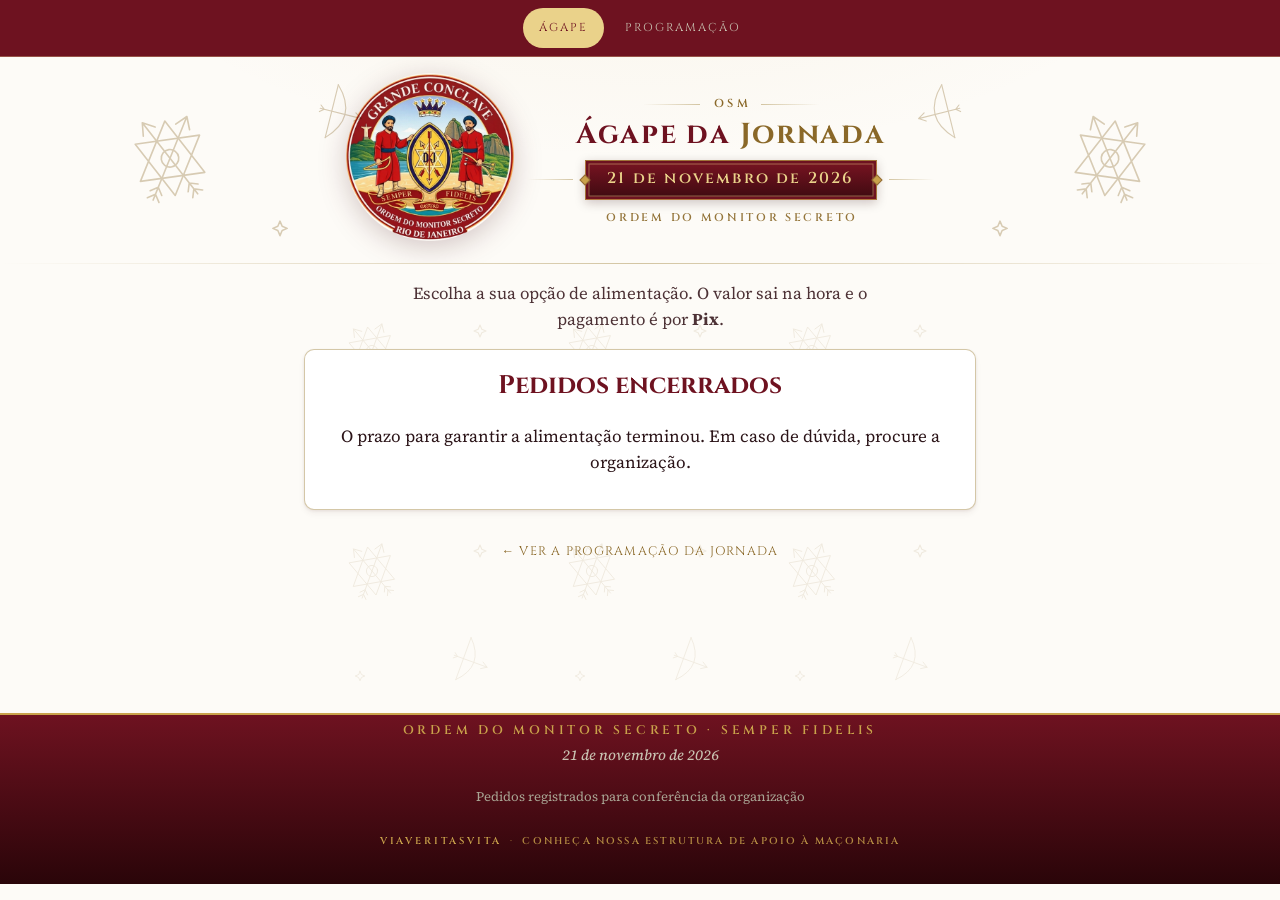
<file: index.html>
<!DOCTYPE html>
<html lang="pt-BR">
<head>
  <meta charset="UTF-8">
  <meta name="viewport" content="width=device-width, initial-scale=1, viewport-fit=cover">
  <title>Ágape — Jornada da Ordem do Monitor Secreto · OSM 2026</title>
  <meta name="description" content="Alimentação da Jornada da Ordem do Monitor Secreto (OSM), 21 de novembro de 2026, ou dos dois eventos OSM e RCC. Pagamento por Pix.">
  <meta name="theme-color" content="#5a0f18">

  <!-- PWA -->
  <link rel="manifest" href="manifest.json">
  <link rel="icon" type="image/png" sizes="192x192" href="assets/icone-osm-192.png">
  <link rel="icon" type="image/png" sizes="48x48" href="assets/icone-osm-48.png">
  <link rel="apple-touch-icon" href="assets/icone-osm-apple.png">

  <link rel="preconnect" href="https://fonts.googleapis.com">
  <link rel="preconnect" href="https://fonts.gstatic.com" crossorigin>
  <link href="https://fonts.googleapis.com/css2?family=Cinzel:wght@600;700&family=Source+Serif+4:ital,opsz,wght@0,8..60,400;0,8..60,500;0,8..60,600;1,8..60,500&display=swap" rel="stylesheet">

  <link rel="stylesheet" href="styles.css">
  <link rel="stylesheet" href="navegacao.css">
  <link rel="stylesheet" href="refeicoes.css">

  <!-- Open Graph / preview ao compartilhar (WhatsApp, redes) -->
  <meta property="og:title" content="Jornada da Ordem do Monitor Secreto — OSM">
  <meta property="og:description" content="21 de novembro de 2026 · Garanta aqui o seu ágape · pagamento por Pix">
  <meta property="og:type" content="website">
  <meta property="og:url" content="https://viaveritasvita.github.io/osmjornada26/">
  <meta property="og:image" content="https://viaveritasvita.github.io/osmjornada26/assets/capa-osm.jpg">
  <meta property="og:image:width" content="1200">
  <meta property="og:image:height" content="630">
  <meta property="og:image:type" content="image/jpeg">
  <meta name="twitter:card" content="summary_large_image">
  <meta name="twitter:image" content="https://viaveritasvita.github.io/osmjornada26/assets/capa-osm.jpg">
</head>
<body class="pg-refeicoes">

  <nav class="site-nav" aria-label="Páginas do evento">
    <a href="./" aria-current="page">Ágape</a>
    <a href="programacao.html">Programação</a>
  </nav>

  <!-- ============ CABEÇALHO ============ -->
  <header class="masthead">
    <div class="masthead-row">
      <div class="medallion-wrap">
        <img class="medallion" src="assets/logo-osm.png" width="200" height="200" alt="Grande Conclave da Ordem do Monitor Secreto · Semper Fidelis">
      </div>
      <div class="masthead-titles">
        <div class="masthead-sigla"><span>OSM</span></div>
        <h1>Ágape da <span class="title-accent">Jornada</span></h1>
        <div class="date-plaque-row">
          <div class="date-plaque">21 de novembro de 2026</div>
        </div>
        <p class="masthead-place">Ordem do Monitor Secreto</p>
      </div>
    </div>
  </header>

  <hr class="hairline" aria-hidden="true">

  <!-- aparece só enquanto o Pix não estiver completo em refeicoes-config.js -->
  <div class="rf-demo" id="rfDemo" hidden>
    <strong>Versão de avaliação.</strong> O Pix ainda será configurado: não faça pagamentos por esta página.
  </div>

  <main id="app">
    <p class="rf-lead">
      Escolha a sua opção de alimentação. O valor sai na hora e o pagamento é por <strong>Pix</strong>.
    </p>

    <!-- pedido já feito neste aparelho -->
    <div id="rfSaved"></div>

    <!-- página fechada (prazo encerrado) -->
    <div id="rfClosed" class="rf-card rf-closed" hidden>
      <h2>Pedidos encerrados</h2>
      <p>O prazo para garantir a alimentação terminou. Em caso de dúvida, procure a organização.</p>
    </div>

    <!-- ============ FORMULÁRIO ============ -->
    <form id="rfForm" novalidate>

      <!-- 1. dados -->
      <section class="rf-step">
        <header class="rf-step-head"><span class="rf-step-num">1</span><h2>Seus dados</h2></header>
        <div class="rf-card">
          <label class="rf-field">
            <span>Nome completo do irmão</span>
            <input type="text" id="fNome" name="nome" autocomplete="name" required placeholder="Ex.: João da Silva">
          </label>
          <label class="rf-field">
            <span>WhatsApp</span>
            <input type="tel" id="fWhats" name="whatsapp" autocomplete="tel" inputmode="tel" required placeholder="DDD + número">
          </label>
        </div>
      </section>

      <!-- 2. opção -->
      <section class="rf-step">
        <header class="rf-step-head"><span class="rf-step-num">2</span><h2>Sua opção</h2></header>
        <div class="rf-options" id="fOpcoes" role="radiogroup" aria-label="Opção de alimentação"></div>
        <details class="rf-card rf-cardapio" id="rfCardapio">
          <summary>Ver o cardápio</summary>
          <div id="rfCardapioLista"></div>
        </details>
      </section>

      <!-- 3. resumo -->
      <section class="rf-step">
        <header class="rf-step-head"><span class="rf-step-num">3</span><h2>Resumo</h2></header>
        <div class="rf-card rf-summary" id="rfResumo"></div>

        <!-- quem faz o Pix: opcional, ajuda a achar o pagamento no extrato -->
        <div class="rf-card rf-payer">
          <p class="rf-payer-title">De qual conta vai sair o Pix? <em>(opcional)</em></p>
          <p class="rf-muted rf-small">O extrato mostra o nome do titular da conta. Isso ajuda a achar o seu pagamento.</p>
          <div class="rf-payer-opts" role="radiogroup" aria-label="Titular da conta">
            <label class="rf-me is-on"><input type="radio" name="pagador" value="eu" checked><span class="rf-check rf-radio" aria-hidden="true"></span><span>Conta no meu nome</span></label>
            <label class="rf-me"><input type="radio" name="pagador" value="outro"><span class="rf-check rf-radio" aria-hidden="true"></span><span>Conta de outra pessoa</span></label>
          </div>
          <label class="rf-field" id="fPagadorBox" hidden>
            <span>Nome do titular da conta</span>
            <input type="text" id="fPagador" autocomplete="off" placeholder="Ex.: Maria da Silva (esposa) ou nome da empresa">
          </label>
          <label class="rf-field">
            <span>Banco <em>(opcional)</em></span>
            <input type="text" id="fBanco" list="bancos" autocomplete="off" placeholder="Ex.: Itaú, Nubank, Banco do Brasil">
          </label>
          <datalist id="bancos">
            <option value="Banco do Brasil"><option value="Bradesco"><option value="Itaú"><option value="Santander">
            <option value="Caixa"><option value="Nubank"><option value="Inter"><option value="C6 Bank">
            <option value="Sicoob"><option value="Sicredi"><option value="BTG Pactual"><option value="PicPay">
            <option value="Mercado Pago"><option value="PagBank"><option value="99Pay"><option value="Banrisul">
          </datalist>
        </div>

        <p class="rf-muted rf-small rf-cents-note">Ao gerar o Pix, somamos alguns centavos (no máximo R$ 0,99) só para reconhecer o seu pagamento no extrato.</p>
        <p class="rf-error" id="rfErro" role="alert" hidden></p>
        <button type="submit" class="rf-btn rf-btn-primary rf-btn-block" id="btnGerar">Gerar Pix</button>
      </section>
    </form>

    <!-- ============ PAGAMENTO ============ -->
    <section id="rfPagamento" hidden>
      <div class="rf-card rf-pay">
        <p class="rf-pay-label">Pedido</p>
        <p class="rf-pay-code" id="payCodigo"></p>
        <p class="rf-pay-total" id="payTotal"></p>
        <p class="rf-pay-cents" id="payCentavos" hidden></p>
        <p class="rf-pay-who" id="payQuem"></p>

        <div class="rf-qr" id="payQr" aria-label="QR Code Pix"></div>
        <p class="rf-muted rf-center">Abra o app do seu banco → <strong>Pix</strong> → <strong>Ler QR Code</strong>.<br>O valor já vem preenchido.</p>

        <button type="button" class="rf-btn rf-btn-gold rf-btn-block" id="btnCopiaCola">Copiar Pix copia e cola</button>

        <div class="rf-paydata">
          <h3>Ou transfira pela chave Pix</h3>
          <dl>
            <dt>Chave</dt><dd><span id="payChave"></span> <button type="button" class="rf-copy" id="btnCopiaChave">copiar</button></dd>
            <dt>Favorecido</dt><dd id="payFavorecido"></dd>
            <dt id="payBancoLbl">Banco</dt><dd id="payBanco"></dd>
            <dt>Valor</dt><dd id="payValor"></dd>
            <dt>Mensagem</dt><dd>Escreva o código <strong id="payCodigo2"></strong></dd>
          </dl>
        </div>

        <div class="rf-pay-actions">
          <label class="rf-upload" hidden>
            <input type="file" accept="image/*,application/pdf">
            <span class="rf-btn rf-btn-gold rf-btn-block">Enviar o comprovante</span>
            <span class="rf-upload-msg rf-muted rf-small"></span>
          </label>
          <button type="button" class="rf-btn rf-btn-primary rf-btn-block" id="btnPaguei">Já fiz o Pix</button>
          <a class="rf-btn rf-btn-whats rf-btn-block" data-whats="comprovante" href="#" target="_blank" rel="noopener" hidden>Mandar o comprovante no WhatsApp</a>
          <button type="button" class="rf-btn rf-btn-ghost rf-btn-block" id="btnAlterar">Alterar o pedido</button>
        </div>
        <p class="rf-muted rf-center rf-small">Guarde o comprovante. Os pagamentos são conferidos no extrato pelo valor e pelo código do pedido.</p>
      </div>
    </section>

    <!-- ============ CONCLUÍDO ============ -->
    <section id="rfFeito" hidden>
      <div class="rf-card rf-done">
        <div class="rf-done-mark" aria-hidden="true">✓</div>
        <h2>Pagamento informado</h2>
        <p>Obrigado, <strong id="doneNome"></strong>. Seu pedido <strong id="doneCodigo"></strong> foi registrado e será confirmado assim que o Pix aparecer no extrato.</p>
        <p class="rf-done-total" id="doneTotal"></p>
        <div class="rf-pay-actions">
          <label class="rf-upload" hidden>
            <input type="file" accept="image/*,application/pdf">
            <span class="rf-btn rf-btn-gold rf-btn-block">Enviar o comprovante</span>
            <span class="rf-upload-msg rf-muted rf-small"></span>
          </label>
          <a class="rf-btn rf-btn-whats rf-btn-block" data-whats="comprovante" href="#" target="_blank" rel="noopener" hidden>Mandar o comprovante no WhatsApp</a>
          <a class="rf-btn rf-btn-primary rf-btn-block" href="programacao.html">Ver a programação</a>
          <button type="button" class="rf-btn rf-btn-ghost rf-btn-block" id="btnNovo">Fazer pedido para outro irmão</button>
        </div>
      </div>
    </section>

    <a class="rf-back" href="programacao.html">← Ver a programação da Jornada</a>
  </main>

  <!-- barra fixa com o total -->
  <div class="rf-bar" id="rfBar">
    <div class="rf-bar-inner">
      <div class="rf-bar-total">
        <span class="rf-bar-label">Total</span>
        <span class="rf-bar-value" id="barTotal">R$ 0,00</span>
      </div>
      <button type="button" class="rf-btn rf-btn-primary" id="barGerar">Gerar Pix</button>
    </div>
  </div>

  <footer>
    <p class="footer-motto">
      <span>Ordem do Monitor Secreto · Semper Fidelis</span>
      <span>21 de novembro de 2026</span>
    </p>
    <p class="footer-note" id="rfFootNote">Pedidos registrados para conferência da organização</p>
    <p class="brand-signature">
      <a href="https://viaveritasvita.github.io/" target="_blank" rel="noopener"><span class="brand-name">ViaVeritasVita</span><span class="brand-dot" aria-hidden="true">·</span><span>conheça nossa estrutura de apoio à Maçonaria</span></a>
    </p>
  </footer>

  <div id="toast" class="toast" role="status" aria-live="polite"></div>

  <noscript>
    <p style="text-align:center;padding:1rem;color:#5a0f18">Esta página precisa de JavaScript.</p>
  </noscript>

  <script src="refeicoes-config.js"></script>
  <script src="assets/qrcode.min.js"></script>
  <script src="refeicoes.js"></script>
</body>
</html>
</file>
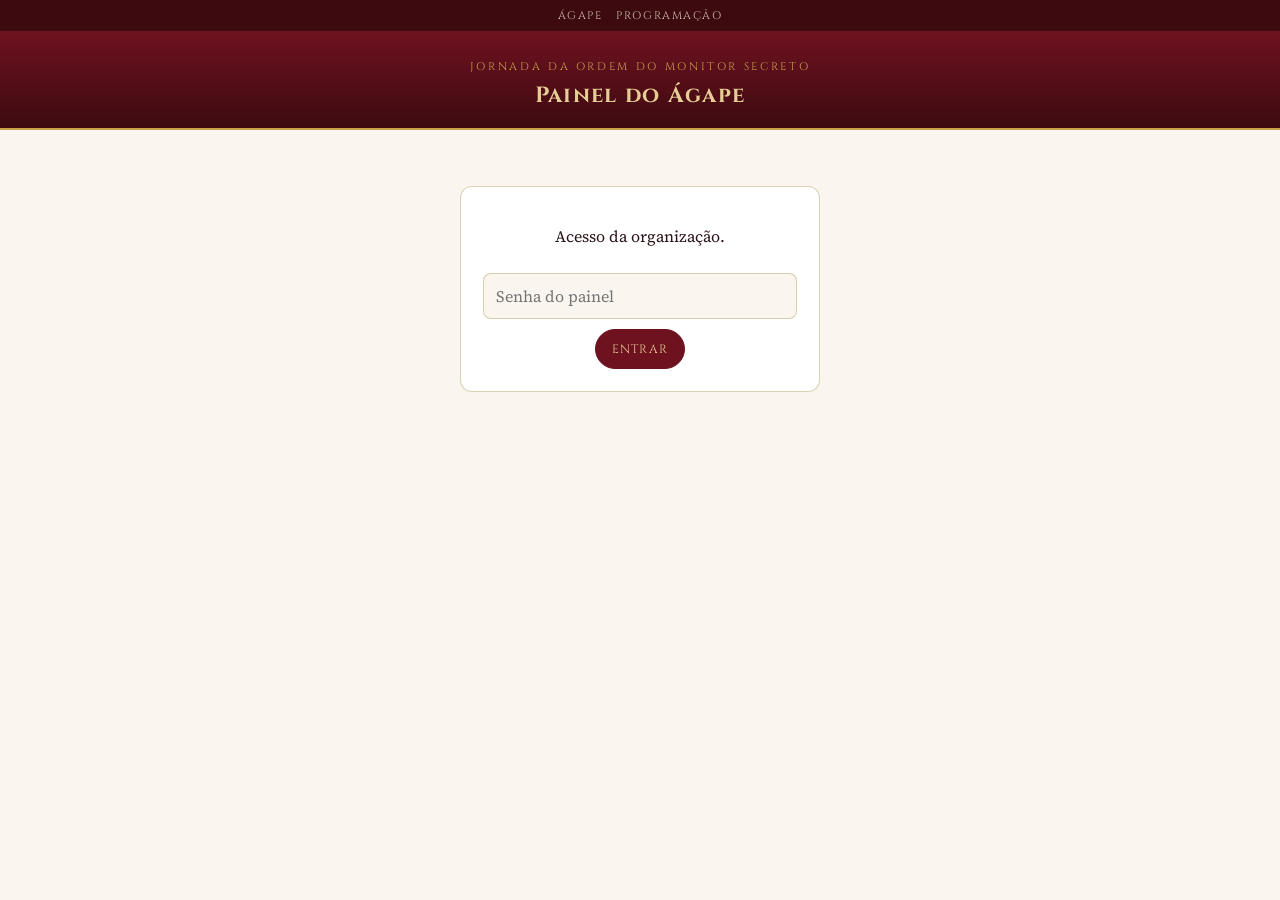
<file: painel.html>
<!DOCTYPE html>
<html lang="pt-BR">
<head>
<meta charset="UTF-8">
<meta name="viewport" content="width=device-width, initial-scale=1">
<meta name="robots" content="noindex, nofollow">
<title>Painel do Ágape — Jornada OSM 2026</title>
<meta name="theme-color" content="#5a0f18">
<link rel="icon" type="image/png" sizes="48x48" href="assets/icone-osm-48.png">
<link href="https://fonts.googleapis.com/css2?family=Cinzel:wght@600;700&family=Source+Serif+4:wght@400;600&display=swap" rel="stylesheet">
<style>
:root{
  --vinho:#6e1220; --vinho-2:#3d0a10; --ouro:#c9a24b; --ouro-claro:#e6cd94; --ouro-velho:#8a6828;
  --tinta:#2b1418; --suave:#5f4a4d; --marfim:#faf6ef; --marfim-2:#f2e9da; --linha:rgba(154,123,46,.35);
  --verde:#1a5c2a; --verde-bg:#e3f1e6; --ambar:#8a5c12; --ambar-bg:#fdf3d8; --verm:#8e2525; --verm-bg:#f7e0e0;
}
*{box-sizing:border-box}
body{margin:0;background:var(--marfim);color:var(--tinta);font-family:'Source Serif 4',Georgia,serif;font-size:16px}
.capa{background:linear-gradient(180deg,var(--vinho),var(--vinho-2));color:var(--ouro-claro);text-align:center;padding:22px 16px 18px;border-bottom:2px solid var(--ouro)}
.capa small{font-family:'Cinzel',serif;letter-spacing:.24em;text-transform:uppercase;font-size:11px;color:var(--ouro)}
.capa h1{font-family:'Cinzel',serif;margin:6px 0 0;font-size:22px;letter-spacing:.06em}
.nav{display:flex;justify-content:center;gap:14px;padding:8px;background:var(--vinho-2)}
.nav a{color:#cdbfb2;font-family:'Cinzel',serif;font-size:11px;letter-spacing:.14em;text-transform:uppercase;text-decoration:none}
.nav a:hover{color:var(--ouro-claro)}
.wrap{max-width:1100px;margin:0 auto;padding:16px}
.login{max-width:360px;margin:40px auto;background:#fff;border:1px solid var(--linha);border-radius:12px;padding:22px;text-align:center}
.login input{width:100%;min-height:46px;padding:8px 12px;font:inherit;border:1px solid var(--linha);border-radius:8px;background:var(--marfim);margin:10px 0}
.btn{font-family:'Cinzel',serif;font-size:12px;letter-spacing:.1em;text-transform:uppercase;padding:11px 16px;border-radius:999px;border:1px solid var(--vinho);background:var(--vinho);color:var(--ouro-claro);cursor:pointer}
.btn.claro{background:#fff;color:var(--vinho);border-color:var(--linha)}
.barra{display:flex;flex-wrap:wrap;gap:10px;align-items:center;justify-content:space-between;margin:6px 0 14px}
.barra .grupo{display:flex;flex-wrap:wrap;gap:8px;align-items:center}
select,input[type=search]{font:inherit;min-height:42px;padding:6px 12px;border:1px solid var(--linha);border-radius:8px;background:#fff}
.upd{font-size:13px;color:var(--suave)}
.kpis{display:grid;grid-template-columns:repeat(auto-fit,minmax(150px,1fr));gap:10px;margin-bottom:16px}
.kpi{background:#fff;border:1px solid var(--linha);border-radius:12px;padding:14px}
.kpi .n{font-family:'Cinzel',serif;font-weight:700;font-size:26px;color:var(--vinho);line-height:1.1;font-variant-numeric:tabular-nums}
.kpi .l{font-size:13px;color:var(--suave);margin-top:4px}
.kpi.ok .n{color:var(--verde)} .kpi.amb .n{color:var(--ambar)}
.tabela{background:#fff;border:1px solid var(--linha);border-radius:12px;overflow:auto}
table{width:100%;border-collapse:collapse;font-size:14.5px}
th{font-family:'Cinzel',serif;font-weight:600;font-size:10.5px;letter-spacing:.1em;text-transform:uppercase;color:var(--ouro-velho);text-align:left;padding:10px 12px;background:var(--marfim-2);border-bottom:1px solid var(--linha);white-space:nowrap}
td{padding:9px 12px;border-bottom:1px solid #efe7d2;vertical-align:top}
tr:last-child td{border-bottom:0}
td.num{text-align:right;font-variant-numeric:tabular-nums;white-space:nowrap}
.cod{font-family:'Cinzel',serif;font-weight:700;letter-spacing:.08em;color:var(--vinho);white-space:nowrap}
.pess{white-space:pre-line;color:var(--suave);font-size:13px}
.badge{display:inline-block;padding:3px 10px;border-radius:999px;font-family:'Cinzel',serif;font-size:10px;letter-spacing:.06em;text-transform:uppercase;white-space:nowrap;background:#eee;color:#555}
.badge.ok{background:var(--verde-bg);color:var(--verde)} .badge.inf{background:var(--ambar-bg);color:var(--ambar)}
.badge.gerado{background:#efe9de;color:#7a6a5a} .badge.err{background:var(--verm-bg);color:var(--verm)}
.sig{display:inline-block;margin-top:4px;color:var(--ouro-velho);font-size:13px}
.wa{color:var(--verde);text-decoration:none;white-space:nowrap}
.vazio{padding:30px;text-align:center;color:var(--suave);font-style:italic}
.erro{color:var(--verm);margin-top:8px}
.ajuda{font-size:13.5px;color:var(--suave);margin-top:14px}
@media print{.nav,.barra .grupo:last-child,.login{display:none}.capa{padding:8px}}
</style>
</head>
<body>
<nav class="nav"><a href="./">Ágape</a><a href="programacao.html">Programação</a></nav>
<div class="capa">
  <small>Jornada da Ordem do Monitor Secreto</small>
  <h1>Painel do Ágape</h1>
</div>

<div class="wrap">
  <div class="login" id="login">
    <p>Acesso da organização.</p>
    <form id="fLogin">
      <input type="password" id="senha" placeholder="Senha do painel" autocomplete="current-password" required>
      <button class="btn" type="submit">Entrar</button>
    </form>
    <p class="erro" id="erroLogin" hidden></p>
  </div>

  <div id="conteudo" hidden>
    <div class="barra">
      <div class="grupo">
        <select id="fStatus" aria-label="Filtrar por status">
          <option value="">Todos os status</option>
          <option>Pix gerado</option><option>Pagamento informado</option><option>Confirmado</option>
          <option>Não localizado</option><option>Cancelado</option>
        </select>
        <input type="search" id="fBusca" placeholder="Buscar nome ou código" aria-label="Buscar">
      </div>
      <div class="grupo">
        <span class="upd">Atualizado <b id="upd">—</b></span>
        <button class="btn claro" id="btnAtualizar">Atualizar</button>
        <button class="btn claro" id="btnCsv">Baixar CSV</button>
        <button class="btn claro" onclick="window.print()">Imprimir</button>
      </div>
    </div>

    <div class="kpis" id="kpis"></div>
    <div class="tabela" id="tabela"></div>
    <p class="ajuda">Para confirmar um pagamento, abra a planilha, aba <b>Pedidos</b>, e troque o <b>Status</b> para <b>Confirmado</b>.
      Os totais não contam pedidos cancelados.</p>
  </div>
</div>

<script src="refeicoes-config.js"></script>
<script>
(function () {
  var API = REFEICOES_CONFIG.apiUrl;
  var KEY = 'osmjornada26.painel';
  var DADOS = [];
  var $ = function (s) { return document.querySelector(s); };
  var esc = function (s) { return String(s == null ? '' : s).replace(/&/g,'&amp;').replace(/</g,'&lt;').replace(/>/g,'&gt;').replace(/"/g,'&quot;'); };
  var brl = function (v) { return (Number(v) || 0).toLocaleString('pt-BR', { style: 'currency', currency: 'BRL' }); };
  var CLS = { 'Confirmado': 'ok', 'Pagamento informado': 'inf', 'Pix gerado': 'gerado', 'Não localizado': 'err', 'Cancelado': '' };

  function senha() { try { return sessionStorage.getItem(KEY) || ''; } catch (e) { return ''; } }

  function carregar() {
    $('#tabela').innerHTML = '<div class="vazio">Carregando…</div>';
    return fetch(API + '?acao=listar&chave=' + encodeURIComponent(senha()) + '&_=' + Date.now())
      .then(function (r) { return r.json(); })
      .then(function (j) {
        if (!j.ok) throw new Error(j.erro || 'erro');
        DADOS = j.pedidos || [];
        $('#upd').textContent = new Date().toLocaleString('pt-BR');
        $('#login').hidden = true; $('#conteudo').hidden = false;
        render();
      });
  }

  function filtrados() {
    var st = $('#fStatus').value, q = $('#fBusca').value.trim().toLowerCase();
    return DADOS.filter(function (p) {
      if (st && p['Status'] !== st) return false;
      if (q && (String(p['Irmão']) + ' ' + p['Código'] + ' ' + p['Loja ou Conselho'] + ' ' + (p['Titular da conta do Pix'] || '')).toLowerCase().indexOf(q) < 0) return false;
      return true;
    });
  }

  function render() {
    var validos = DADOS.filter(function (p) { return p['Status'] !== 'Cancelado'; });
    var soma = function (arr, k) { return arr.reduce(function (s, p) { return s + (Number(p[k]) || 0); }, 0); };
    var conf = validos.filter(function (p) { return p['Status'] === 'Confirmado'; });
    var inf = validos.filter(function (p) { return p['Status'] === 'Pagamento informado'; });
    $('#kpis').innerHTML = [
      ['Pedidos', validos.length, ''],
      ['Só Jornada OSM', validos.filter(function (p) { return p['Opção'] === 'Jornada OSM'; }).length, ''],
      ['OSM + RCC', validos.filter(function (p) { return /^Dois eventos/.test(p['Opção'] || ''); }).length, ''],
      ['Valor total', brl(soma(validos, 'Valor (R$)')), ''],
      ['Confirmado', brl(soma(conf, 'Valor (R$)')), 'ok'],
      ['A conferir', brl(soma(inf, 'Valor (R$)')) + ' <small>(' + inf.length + ')</small>', 'amb'],
    ].map(function (k) { return '<div class="kpi ' + k[2] + '"><div class="n">' + k[1] + '</div><div class="l">' + k[0] + '</div></div>'; }).join('');

    var lista = filtrados();
    if (!lista.length) { $('#tabela').innerHTML = '<div class="vazio">Nenhum pedido.</div>'; return; }
    $('#tabela').innerHTML = '<table><thead><tr><th>Código</th><th>Status</th><th>Irmão</th><th>Opção</th>'
      + '<th>Valor</th><th>WhatsApp</th></tr></thead><tbody>'
      + lista.map(function (p) {
        var w = String(p['WhatsApp'] || '').replace(/\D/g, '');
        if (w.length === 10 || w.length === 11) w = '55' + w;
        return '<tr><td class="cod">' + esc(p['Código']) + '</td>'
          + '<td><span class="badge ' + (CLS[p['Status']] || '') + '">' + esc(p['Status']) + '</span>'
          + (/^https:\/\//.test(p['Comprovante'] || '') ? '<div><a class="sig" href="' + esc(p['Comprovante']) + '" target="_blank" rel="noopener">ver comprovante</a></div>' : '') + '</td>'
          + '<td>' + esc(p['Irmão']) + (p['Loja ou Conselho'] ? '<div class="pess">' + esc(p['Loja ou Conselho']) + '</div>' : '')
          + (p['Titular da conta do Pix'] || p['Banco do Pix'] ? '<div class="pess">Pix: ' + esc([p['Titular da conta do Pix'], p['Banco do Pix']].filter(Boolean).join(' · ')) + '</div>' : '') + '</td>'
          + '<td class="pess">' + esc(p['Opção']) + '</td>'
          + '<td class="num">' + brl(p['Valor (R$)']) + '</td>'
          + '<td>' + (w ? '<a class="wa" href="https://wa.me/' + w + '" target="_blank" rel="noopener">' + esc(p['WhatsApp']) + '</a>' : '') + '</td></tr>';
      }).join('') + '</tbody></table>';
  }

  function csv() {
    var cols = ['Código','Status','Criado em','Pagamento informado em','Confirmado em','Irmão','WhatsApp','Loja ou Conselho','Opção','Valor (R$)','Centavos de identificação','Titular da conta do Pix','Banco do Pix','Comprovante','Observação do tesoureiro'];
    var q = function (v) { return '"' + String(v == null ? '' : v).replace(/"/g, '""') + '"'; };
    var linhas = [cols.map(q).join(';')].concat(filtrados().map(function (p) { return cols.map(function (c) { return q(p[c]); }).join(';'); }));
    var blob = new Blob(['﻿' + linhas.join('\r\n')], { type: 'text/csv;charset=utf-8' });
    var a = document.createElement('a');
    a.href = URL.createObjectURL(blob); a.download = 'agape-jornada-osm.csv';
    document.body.appendChild(a); a.click(); a.remove();
  }

  $('#fLogin').addEventListener('submit', function (e) {
    e.preventDefault();
    try { sessionStorage.setItem(KEY, $('#senha').value); } catch (err) {}
    $('#erroLogin').hidden = true;
    carregar().catch(function (err) {
      $('#login').hidden = false; $('#conteudo').hidden = true;
      $('#erroLogin').textContent = /senha/.test(err.message) ? 'Senha incorreta.' : 'Não foi possível ler a planilha. Verifique a URL do Apps Script.';
      $('#erroLogin').hidden = false;
    });
  });
  $('#btnAtualizar').addEventListener('click', function () { carregar().catch(function () {}); });
  $('#btnCsv').addEventListener('click', csv);
  $('#fStatus').addEventListener('change', render);
  $('#fBusca').addEventListener('input', render);

  if (/^COLE_/.test(API)) {
    $('#login').innerHTML = '<p>O painel funciona depois que a URL do Apps Script for colada em <b>refeicoes-config.js</b>.</p>';
  } else if (senha()) {
    carregar().catch(function () { $('#login').hidden = false; });
  }
})();
</script>
</body>
</html>
</file>
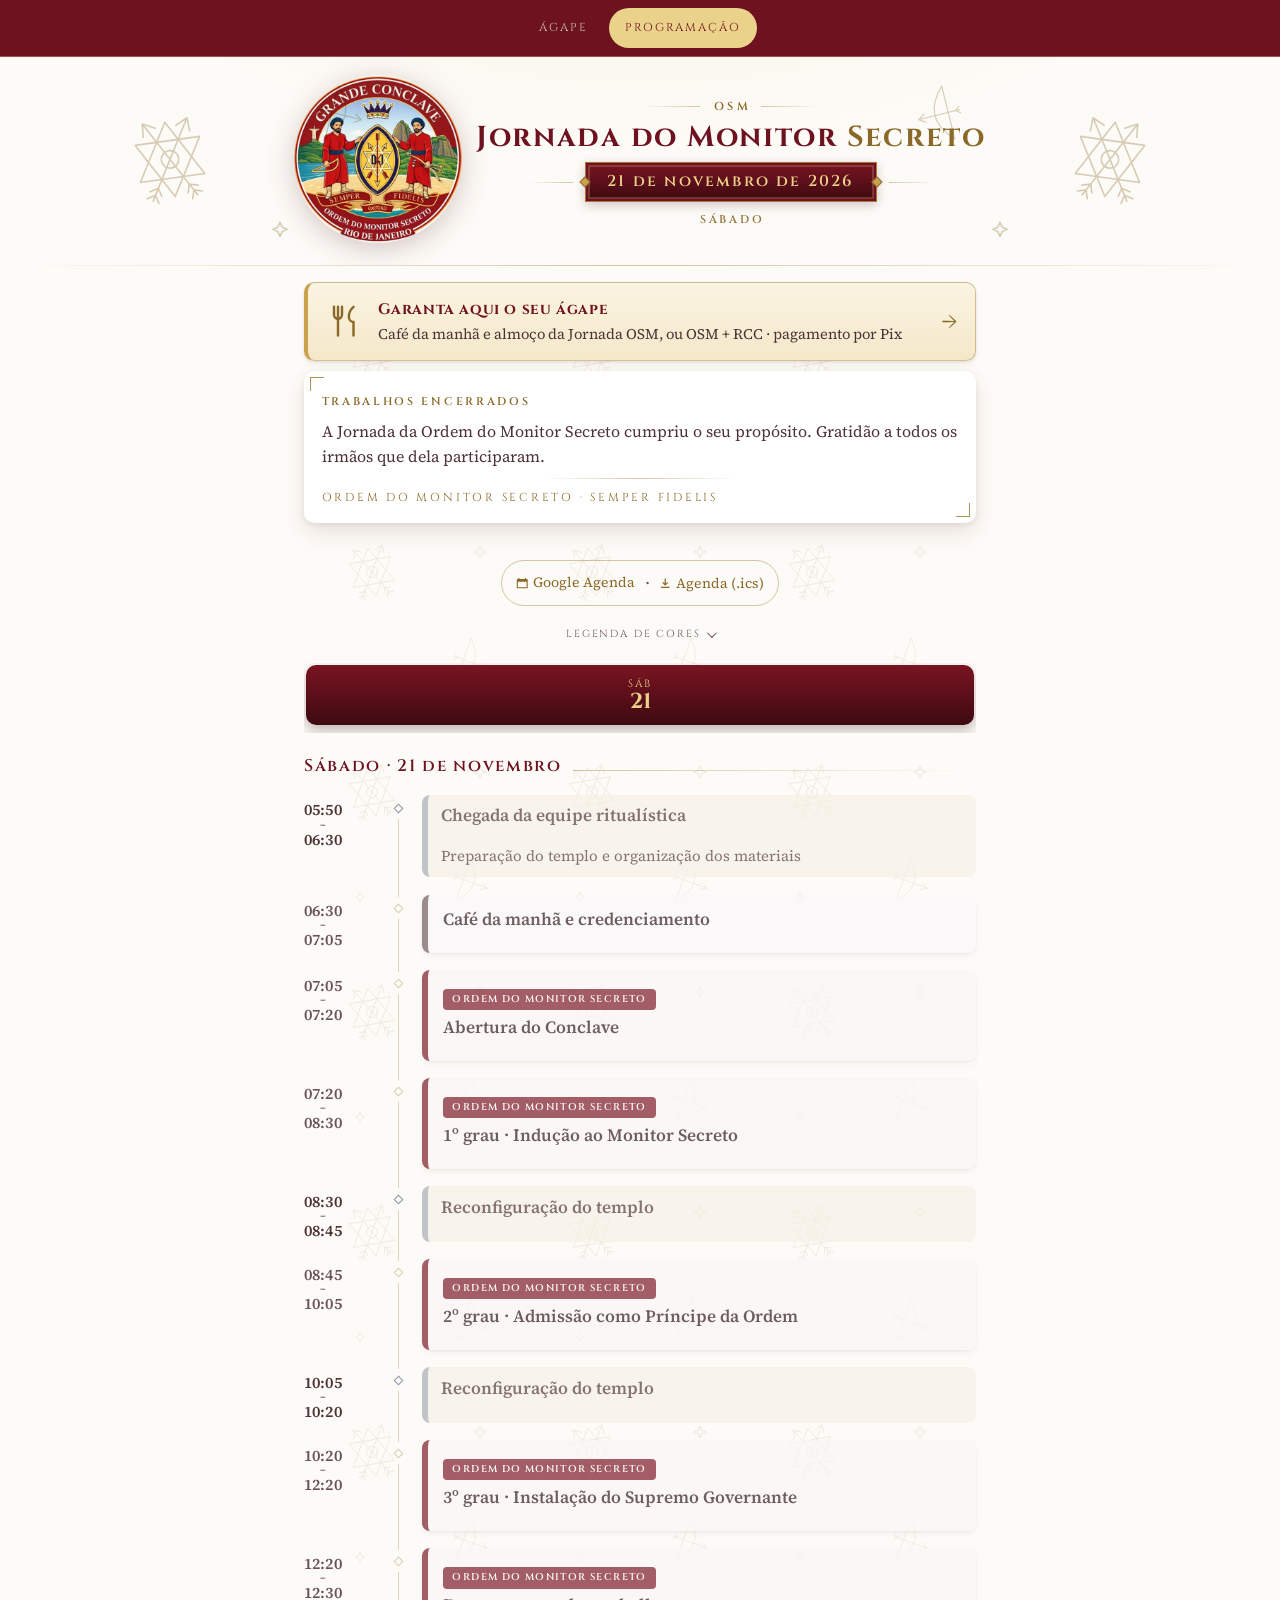
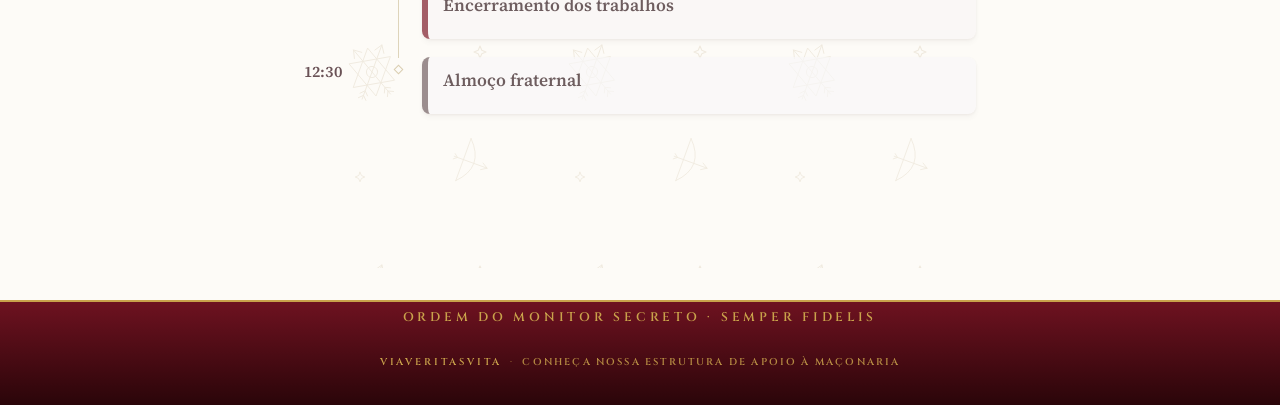
<file: programacao.html>
<!DOCTYPE html>
<html lang="pt-BR">
<head>
  <meta charset="UTF-8">
  <meta name="viewport" content="width=device-width, initial-scale=1, viewport-fit=cover">
  <title>Programação — Jornada da Ordem do Monitor Secreto · OSM 2026</title>
  <meta name="description" content="Jornada da Ordem do Monitor Secreto (OSM) · 21 de novembro de 2026. Os graus da Ordem e a Instalação dos Supremos Governantes.">
  <meta name="theme-color" content="#fbf7f4">

  <!-- PWA -->
  <link rel="manifest" href="manifest.json">
  <link rel="icon" type="image/png" sizes="192x192" href="assets/icone-osm-192.png">
  <link rel="icon" type="image/png" sizes="48x48" href="assets/icone-osm-48.png">
  <link rel="apple-touch-icon" href="assets/icone-osm-apple.png">

  <!-- Tipografia: Cinzel (display romana entalhada) + Source Serif 4 (corpo serifado legível em tela) -->
  <link rel="preconnect" href="https://fonts.googleapis.com">
  <link rel="preconnect" href="https://fonts.gstatic.com" crossorigin>
  <link href="https://fonts.googleapis.com/css2?family=Cinzel:wght@600;700&family=Source+Serif+4:ital,opsz,wght@0,8..60,400;0,8..60,500;0,8..60,600;1,8..60,500&display=swap" rel="stylesheet">

  <link rel="stylesheet" href="styles.css">
  <link rel="stylesheet" href="navegacao.css">

  <!-- Open Graph / preview ao compartilhar (WhatsApp, redes) -->
  <meta property="og:title" content="Jornada da Ordem do Monitor Secreto — OSM">
  <meta property="og:description" content="21 de novembro de 2026 · Programação">
  <meta property="og:type" content="website">
  <meta property="og:url" content="https://viaveritasvita.github.io/osmjornada26/programacao.html">
  <meta property="og:image" content="https://viaveritasvita.github.io/osmjornada26/assets/capa-osm.jpg">
  <meta property="og:image:width" content="1200">
  <meta property="og:image:height" content="630">
  <meta property="og:image:type" content="image/jpeg">
  <meta name="twitter:card" content="summary_large_image">
  <meta name="twitter:title" content="Jornada da Ordem do Monitor Secreto — OSM">
  <meta name="twitter:description" content="21 de novembro de 2026">
  <meta name="twitter:image" content="https://viaveritasvita.github.io/osmjornada26/assets/capa-osm.jpg">
</head>
<body>

  <!-- ============ NAVEGAÇÃO ENTRE AS DUAS PÁGINAS ============ -->
  <nav class="site-nav" aria-label="Páginas do evento">
    <a href="./">Ágape</a>
    <a href="programacao.html" aria-current="page">Programação</a>
  </nav>

  <!-- ============ CABEÇALHO (compacto) ============ -->
  <header class="masthead">
    <!-- Evento somente em português: sem seletor de idioma.
         O motor procura #langSwitch; o elemento vazio evita erro. -->
    <nav id="langSwitch" class="lang-switch" hidden></nav>

    <div class="masthead-row">
      <!-- MEDALHÃO DO GRANDE CONCLAVE (assets/logo-osm.png) -->
      <div class="medallion-wrap">
        <img class="medallion" src="assets/logo-osm.png" width="200" height="200"
          alt="Grande Conclave da Ordem do Monitor Secreto · Semper Fidelis">
      </div>

      <div class="masthead-titles">
        <!-- sigla entre filetes dourados (arte do conceito) -->
        <div class="masthead-sigla">
          <span>OSM</span>
        </div>
        <h1 id="programTitle">Jornada do Monitor <span class="title-accent">Secreto</span></h1>
        <div class="date-plaque-row">
          <div class="date-plaque" id="datesPlaque">21 de novembro de 2026</div>
        </div>
        <p class="masthead-place" id="eyebrow">Sábado</p>
      </div>
    </div>
  </header>

  <hr class="hairline" aria-hidden="true">

  <!-- ============ TARJA DE AVISO (preenchida via avisos.json) ============ -->
  <div id="noticeBar" class="notice-bar" hidden></div>

  <!-- ============ CONTEÚDO ============ -->
  <main>
    <!-- Convite para adquirir as refeições -->
    <a class="meal-cta" href="./">
      <span class="meal-cta-icon" aria-hidden="true">
        <svg viewBox="0 0 24 24" fill="none" stroke="currentColor" stroke-width="1.5" stroke-linecap="round" stroke-linejoin="round"><path d="M5 3v5a2.5 2.5 0 0 0 5 0V3"/><path d="M7.5 3v18"/><path d="M17.2 3c-1.9 1.6-2.9 3.9-2.9 6.2 0 1.9 1.2 3.2 2.9 3.2V21"/></svg>
      </span>
      <span class="meal-cta-text">
        <strong>Garanta aqui o seu ágape</strong>
        <span>Café da manhã e almoço da Jornada OSM, ou OSM + RCC · pagamento por Pix</span>
      </span>
      <span class="meal-cta-arrow" aria-hidden="true">→</span>
    </a>

    <!-- Cartão Agora / A seguir / Contagem regressiva -->
    <div id="nowCard" class="now-card" role="region" aria-label="Agora / A seguir"></div>

    <!-- Barra de ações -->
    <div class="actions">
      <button type="button" id="btnPush" class="action-btn" hidden>
        <svg viewBox="0 0 16 16" aria-hidden="true"><path d="M8 1.3c.5 0 .9.4.9.9v.5a4.5 4.5 0 0 1 3.6 4.4v2.6l1.2 2a.7.7 0 0 1-.6 1H2.9a.7.7 0 0 1-.6-1l1.2-2V7.1a4.5 4.5 0 0 1 3.6-4.4v-.5c0-.5.4-.9.9-.9zm-1.6 12h3.2a1.6 1.6 0 0 1-3.2 0z"/></svg>
        <span class="btn-label">Receber avisos</span>
      </button>
      <button type="button" id="btnInstall" class="action-btn" hidden>
        <svg viewBox="0 0 16 16" aria-hidden="true"><path d="M8 1.2c.4 0 .8.3.8.8v6.5l2.3-2.3 1 1L8 11.3 3.9 7.2l1-1 2.3 2.3V2c0-.5.4-.8.8-.8zM2 12h12v1.5H2V12z"/></svg>
        <span class="btn-label">Instalar aplicativo</span>
      </button>
    </div>

    <!-- Agenda completa (Google Agenda · .ics) -->
    <div class="view-row">
      <span class="cal-links cal-links-all">
        <!-- Assinatura da agenda completa no Google (href definido pelo app.js a partir de SITE_CONFIG.siteUrl) -->
        <a id="gcalAll" class="cal-link" href="https://calendar.google.com/calendar/render?cid=webcal%3A%2F%2Fviaveritasvita.github.io%2Fosmjornada26%2Fassets%2Fagenda-osmjornada26.ics" target="_blank" rel="noopener">
          <svg viewBox="0 0 16 16" aria-hidden="true"><path d="M4.5 1.2v1.5h7V1.2h1.4v1.5h1.3c.5 0 .8.4.8.8v10.2c0 .5-.3.8-.8.8H1.8a.8.8 0 0 1-.8-.8V3.5c0-.4.3-.8.8-.8h1.3V1.2h1.4zM2.4 6v7.1h11.2V6H2.4z"/></svg>
          <span class="btn-label">Google Agenda</span>
        </a>
        <span class="cal-sep" aria-hidden="true">·</span>
        <button type="button" id="btnIcsAll" class="cal-link">
          <svg viewBox="0 0 16 16" aria-hidden="true"><path d="M8 1.5c.4 0 .8.3.8.8v6l2-2 1 1L8 11.1 4.2 7.3l1-1 2 2v-6c0-.5.4-.8.8-.8zM2.5 12.5h11V14h-11v-1.5z"/></svg>
          <span class="btn-label">Agenda (.ics)</span>
        </button>
      </span>
    </div>

    <!-- Legenda de cores por corpo/grau (recolhível) -->
    <details id="bodyLegend" class="body-legend"></details>

    <!-- Abas por dia -->
    <nav id="dayTabs" class="day-tabs" role="tablist"></nav>

    <!-- Grade -->
    <div id="schedule"></div>

    <!-- Locais -->
    <section id="locations" hidden>
      <header class="section-header">
        <h2 id="locationsTitle">Locais</h2>
        <p id="locationsSub">Toda a Jornada acontece no mesmo endereço</p>
      </header>
      <div id="locationsList" class="venues"></div>

      <!-- Contato (sem e-mail neste evento: bloco oculto, ids mantidos para o motor) -->
      <div class="contact-block" style="display:none">
        <div class="contact-item">
          <h3 id="regEmailLabel">Contato</h3>
          <a id="regEmail" href="#"></a>
        </div>
        <div class="contact-item">
          <h3 id="emgLabel">Emergências</h3>
        </div>
      </div>
      <span id="contactTitle" hidden>Contato</span>
    </section>
  </main>

  <!-- ============ RODAPÉ ============ -->
  <footer>
    <p class="footer-motto">
      <span id="footerMotto1">Ordem do Monitor Secreto · Semper Fidelis</span>
      <span id="footerMotto2" style="display:none"></span>
    </p>

    <!-- Sem telefone de emergência (oculto; ids mantidos para o motor) -->
    <div class="footer-emg" style="display:none">
      <div class="contact-item">
        <h3 id="emgLabelFoot">Emergências</h3>
        <a id="emgPhoneFoot" href="#"></a>
      </div>
    </div>

    <p id="footerNote" class="footer-note" style="display:none"></p>

    <!-- assinatura da marca (link reservado para o futuro site) — bem no fim da página -->
    <p class="brand-signature">
      <a href="https://viaveritasvita.github.io/" target="_blank" rel="noopener"><span class="brand-name">ViaVeritasVita</span><span class="brand-dot" aria-hidden="true">·</span><span id="brandTagline">conheça nossa estrutura de apoio à Maçonaria</span></a>
    </p>
  </footer>

  <!-- Botão flutuante de emergência — DESLIGADO neste evento (id mantido para o motor) -->
  <a id="emergencyFab" class="emergency-fab" href="#" style="display:none" aria-hidden="true" tabindex="-1">
    <svg viewBox="0 0 16 16" aria-hidden="true"><path d="M3.7 1.8c.4-.4 1-.4 1.4 0l1.7 1.7c.4.4.4 1 0 1.4l-.9.9c.5 1.1 2.2 2.8 3.3 3.3l.9-.9c.4-.4 1-.4 1.4 0l1.7 1.7c.4.4.4 1 0 1.4l-1 1c-.6.6-1.6.8-2.5.4-3-1.2-6.2-4.4-7.4-7.4-.4-.9-.2-1.9.4-2.5l1-1z"/></svg>
    <span class="fab-label" id="fabLabel">Emergências</span>
  </a>

  <!-- Modal de instalação (iOS / Android) — conteúdo preenchido pelo app.js -->
  <div id="installModal" class="install-modal" hidden></div>

  <!-- Toast -->
  <div id="toast" class="toast" role="status" aria-live="polite"></div>

  <noscript>
    <p style="text-align:center;padding:1rem;color:#581828">
      Este programa precisa de JavaScript.
    </p>
  </noscript>

  <!-- Dados e motor -->
  <script src="data.js"></script>
  <script src="i18n.js"></script>
  <script src="app.js"></script>
</body>
</html>
</file>
<file: styles.css>
/* ============================================================
   styles.css — IDENTIDADE VISUAL (OSM)
   Marfim · carmesim (#6e1220) · vermelho do selo (#7a1422) · dourado (#c9a24b)
   Paleta vermelha e dourada do Grande Conclave (OSM).
   Mobile-first · alvos de toque >= 44px · contraste AA
   ============================================================ */

:root {
  /* pergaminho (fundo) */
  --ivory: #fdfbf7;
  --ivory-2: #f6f1e6;
  --paper: #ffffff;

  /* vinho do brasão (texto e blocos de peso) */
  --navy-975: #2a0509;
  --navy-950: #3d0a10;
  --navy-900: #6e1220;
  --navy-800: #7a1422;
  --ink: #2b1418;
  --ink-soft: #4d3236;
  --ink-faint: #6a5256;

  /* dourados do brasão */
  --gold: #c9a24b;
  --gold-bright: #ead28a;
  --gold-aged: #8a6828;
  --gold-aged-2: #9a7b2e;
  --gold-line: rgba(154, 123, 46, 0.42);
  --gold-faint: rgba(154, 123, 46, 0.10);

  /* creme sobre vinho (rodapé, fab, plaquinha) */
  --cream: #f3edde;
  --cream-dim: #c9c3b2;

  /* âmbar da tarja de restrição */
  --amber: #8a5c12;
  --amber-bg: rgba(200, 146, 44, 0.13);

  /* tipografia */
  --font-display: 'Cinzel', 'Times New Roman', serif;
  --font-body: 'Source Serif 4', 'Source Serif Pro', Georgia, serif;

  --radius: 10px;
  --shadow-card: 0 4px 6px rgba(61, 10, 16, 0.05), 0 1px 3px rgba(61, 10, 16, 0.08);
  --shadow-lift: 0 10px 22px rgba(61, 10, 16, 0.10), 0 2px 6px rgba(61, 10, 16, 0.08);
  --maxw: 44rem;
}

*, *::before, *::after { box-sizing: border-box; }

html { scroll-behavior: smooth; }
@media (prefers-reduced-motion: reduce) {
  html { scroll-behavior: auto; }
  *, *::before, *::after { animation: none !important; transition: none !important; }
}

body {
  margin: 0;
  background: var(--ivory);
  /* apenas um leve calor dourado no topo — sem textura repetida:
     os motivos do Rio vivem em pontos de respiro escolhidos a dedo */
  background-image:
    radial-gradient(60rem 30rem at 50% -8rem, rgba(201, 162, 75, 0.09), transparent 60%);
  background-repeat: no-repeat;
  color: var(--ink);
  font-family: var(--font-body);
  font-size: 1.0625rem;
  line-height: 1.55;
  overflow-x: hidden; /* motifs decorativos podem sangrar nas bordas */
  -webkit-font-smoothing: antialiased;
}

a { color: var(--gold-aged); }
button { font-family: inherit; }
svg { display: block; }

/* filetes decorativos reutilizáveis */
.hairline {
  height: 1px; border: 0;
  background: linear-gradient(90deg, transparent, var(--gold-line), transparent);
  margin: 0;
}

/* ============================================================
   TARJA DE AVISO (in-page, avisos.json)
   Fica logo abaixo do cabeçalho compacto, acima do cartão
   Agora / A seguir. Destacada e dispensável (botão ×).
   ============================================================ */
.notice-bar {
  background: linear-gradient(180deg, #faf3df, #f3e9cd);
  border-top: 1px solid var(--gold-line);
  border-bottom: 1px solid var(--gold-line);
  box-shadow: 0 3px 8px rgba(61, 10, 16, 0.06);
}
.notice-inner {
  max-width: var(--maxw); margin: 0 auto; padding: 0.7rem 1rem;
  display: grid; grid-template-columns: 1fr auto; gap: 0.25rem 0.75rem;
  align-items: start;
}
.notice-label {
  grid-column: 1 / -1;
  display: inline-flex; align-items: center; gap: 0.4rem;
  font-family: var(--font-display); font-size: 0.68rem; letter-spacing: 0.18em;
  text-transform: uppercase; color: var(--gold-aged);
}
.notice-label svg { width: 0.85rem; height: 0.85rem; fill: var(--gold-aged); }
.notice-text { margin: 0; color: var(--ink); font-size: 1rem; }
.notice-close {
  background: none; border: 1px solid var(--gold-line); border-radius: 50%;
  color: var(--gold-aged); width: 44px; height: 44px; min-width: 44px;
  font-size: 1.25rem; line-height: 1; cursor: pointer;
  align-self: center;
  transition: background 0.2s;
}
.notice-close:hover { background: var(--gold-faint); }

/* ============================================================
   CABEÇALHO — brasão centralizado, título e plaqueta de datas
   ============================================================ */
.masthead {
  position: relative;
  padding: 0.4rem 1rem 0.35rem;
  overflow: hidden;
  text-align: center;
}
/* hexagrama com flechas cruzadas, arco e estrelas em linha dourada — bem sutil,
   atrás do brasão/título, sem repetir e sem atrapalhar a leitura */
.masthead::before {
  content: '';
  position: absolute; inset: 0; z-index: -1;
  background: url("data:image/svg+xml;utf8,%3Csvg%20xmlns%3D%22http%3A%2F%2Fwww.w3.org%2F2000%2Fsvg%22%20width%3D%221200%22%20height%3D%22240%22%20viewBox%3D%220%200%201200%20240%22%20fill%3D%22none%22%20stroke%3D%22%238a6828%22%20stroke-width%3D%221.3%22%20stroke-linecap%3D%22round%22%20stroke-linejoin%3D%22round%22%3E%3Cg%20transform%3D%22translate%28130%20120%29%20rotate%28-8%29%20scale%281.25%29%22%3E%3Cpath%20d%3D%22M0%20-30%20L26%2015%20L-26%2015%20Z%20M0%2030%20L26%20-15%20L-26%20-15%20Z%22%2F%3E%3Ccircle%20cx%3D%220%22%20cy%3D%220%22%20r%3D%227%22%2F%3E%3Cg%20transform%3D%22rotate%2830%29%22%3E%3Cpath%20d%3D%22M0%20-36%20V36%20M-6%20-27%20L0%20-36%20L6%20-27%20M-5%2030%20L0%2025%20L5%2030%20M-5%2036%20L0%2031%20L5%2036%22%2F%3E%3C%2Fg%3E%3Cg%20transform%3D%22rotate%28-30%29%22%3E%3Cpath%20d%3D%22M0%20-36%20V36%20M-6%20-27%20L0%20-36%20L6%20-27%20M-5%2030%20L0%2025%20L5%2030%20M-5%2036%20L0%2031%20L5%2036%22%2F%3E%3C%2Fg%3E%3C%2Fg%3E%3Cg%20transform%3D%22translate%28300%2075%29%20rotate%2814%29%20scale%280.85%29%22%3E%3Cpath%20d%3D%22M-10%20-32%20Q22%200%20-10%2032%22%2F%3E%3Cpath%20d%3D%22M-10%20-32%20L-10%2032%22%2F%3E%3Cpath%20d%3D%22M-24%200%20H26%20M18%20-5%20L26%200%20L18%205%20M-24%20-4%20L-19%200%20L-24%204%22%2F%3E%3C%2Fg%3E%3Cpath%20transform%3D%22translate%28240%20190%29%20scale%281.2%29%22%20d%3D%22M0%20-6%20L1.8%20-1.8%20L6%200%20L1.8%201.8%20L0%206%20L-1.8%201.8%20L-6%200%20L-1.8%20-1.8%20Z%22%2F%3E%3Cpath%20transform%3D%22translate%28380%20150%29%20scale%280.9%29%22%20d%3D%22M0%20-6%20L1.8%20-1.8%20L6%200%20L1.8%201.8%20L0%206%20L-1.8%201.8%20L-6%200%20L-1.8%20-1.8%20Z%22%2F%3E%3Cg%20transform%3D%22translate%281070%20120%29%20rotate%288%29%20scale%281.25%29%22%3E%3Cpath%20d%3D%22M0%20-30%20L26%2015%20L-26%2015%20Z%20M0%2030%20L26%20-15%20L-26%20-15%20Z%22%2F%3E%3Ccircle%20cx%3D%220%22%20cy%3D%220%22%20r%3D%227%22%2F%3E%3Cg%20transform%3D%22rotate%2830%29%22%3E%3Cpath%20d%3D%22M0%20-36%20V36%20M-6%20-27%20L0%20-36%20L6%20-27%20M-5%2030%20L0%2025%20L5%2030%20M-5%2036%20L0%2031%20L5%2036%22%2F%3E%3C%2Fg%3E%3Cg%20transform%3D%22rotate%28-30%29%22%3E%3Cpath%20d%3D%22M0%20-36%20V36%20M-6%20-27%20L0%20-36%20L6%20-27%20M-5%2030%20L0%2025%20L5%2030%20M-5%2036%20L0%2031%20L5%2036%22%2F%3E%3C%2Fg%3E%3C%2Fg%3E%3Cg%20transform%3D%22translate%28900%2075%29%20rotate%28166%29%20scale%280.85%29%22%3E%3Cpath%20d%3D%22M-10%20-32%20Q22%200%20-10%2032%22%2F%3E%3Cpath%20d%3D%22M-10%20-32%20L-10%2032%22%2F%3E%3Cpath%20d%3D%22M-24%200%20H26%20M18%20-5%20L26%200%20L18%205%20M-24%20-4%20L-19%200%20L-24%204%22%2F%3E%3C%2Fg%3E%3Cpath%20transform%3D%22translate%28960%20190%29%20scale%281.2%29%22%20d%3D%22M0%20-6%20L1.8%20-1.8%20L6%200%20L1.8%201.8%20L0%206%20L-1.8%201.8%20L-6%200%20L-1.8%20-1.8%20Z%22%2F%3E%3Cpath%20transform%3D%22translate%28820%20150%29%20scale%280.9%29%22%20d%3D%22M0%20-6%20L1.8%20-1.8%20L6%200%20L1.8%201.8%20L0%206%20L-1.8%201.8%20L-6%200%20L-1.8%20-1.8%20Z%22%2F%3E%3C%2Fsvg%3E") center 55% / 1200px auto no-repeat;
  opacity: 0.32;
  pointer-events: none;
}

.lang-switch {
  display: flex; justify-content: flex-end; gap: 0.35rem;
  max-width: var(--maxw); margin: 0 auto 0.15rem;
}
.lang-switch button {
  min-width: 44px; min-height: 34px; padding: 0.2rem 0.55rem;
  background: transparent; color: var(--ink-soft);
  border: 1px solid transparent; border-radius: 999px;
  font-family: var(--font-display); font-size: 0.72rem; letter-spacing: 0.12em;
  cursor: pointer; transition: color 0.2s, border-color 0.2s, background 0.2s;
}
.lang-switch button:hover { color: var(--gold-aged); }
.lang-switch button.is-active {
  color: var(--gold-aged); border-color: var(--gold-line);
  background: var(--gold-faint);
}

/* cabeçalho horizontal: brasão à esquerda, bloco de títulos à direita,
   conjunto alinhado ao centro vertical e centralizado na página */
.masthead-row {
  max-width: var(--maxw); margin: 0 auto;
  display: flex; flex-direction: row; align-items: center; justify-content: center;
  gap: clamp(0.3rem, 1.5vw, 0.7rem);
}
.medallion-wrap { flex: none; }
.medallion {
  --medal-w: clamp(144px, 38vw, 226px);
  width: var(--medal-w); height: auto;
  /* remove o quadrado branco do PNG: o branco funde no marfim do fundo */
  mix-blend-mode: multiply;
  /* a arte do PNG tem ~15–18% de respiro transparente em volta da moeda;
     margens negativas proporcionais compensam esse vazio embutido sem
     reduzir a moeda visível (o cabeçalho fica justo, sem buraco) */
  margin: calc(var(--medal-w) * -0.10) calc(var(--medal-w) * -0.13);
}
.masthead-titles { min-width: 0; text-align: center; }

/* linha "AMD · RCC · OSM" em versalete dourado, entre filetes finos
   (gesto de assinatura do conceito), logo acima do título */
.masthead-sigla {
  display: flex; align-items: center; justify-content: center;
  gap: 0.65rem;
  margin: 0 0 0.4rem;
}
.masthead-sigla::before, .masthead-sigla::after {
  content: ''; flex: 1; max-width: 3.6rem; height: 1px;
}
.masthead-sigla::before { background: linear-gradient(90deg, transparent, var(--gold-line)); }
.masthead-sigla::after { background: linear-gradient(270deg, transparent, var(--gold-line)); }
.masthead-sigla span {
  white-space: nowrap;
  font-family: var(--font-display); font-weight: 600;
  font-size: clamp(0.6rem, 2.4vw, 0.72rem);
  letter-spacing: 0.28em; text-indent: 0.28em;
  text-transform: uppercase;
  color: var(--gold-aged);
}

@media (max-width: 599px) {
  .medallion { --medal-w: clamp(115px, 31vw, 156px); }
}

.masthead h1 {
  margin: 0 0 0.5rem;
  font-family: var(--font-display); font-weight: 700;
  font-size: clamp(1.25rem, 5vw, 1.8rem);
  letter-spacing: 0.06em; line-height: 1.12;
  color: var(--navy-900);
  text-wrap: balance;
}
/* última palavra do título ("Oficial") no dourado envelhecido do conceito
   (--ouro-tinta do conceito = #8a6828 = --gold-aged; AA sobre marfim) */
.masthead h1 .title-accent { color: var(--gold-aged); }

/* plaqueta de datas — placa marinho do crachá, com filetes-flourish
   e pontas em losango dourado nas laterais */
.date-plaque-row {
  display: flex; align-items: center; justify-content: center;
  gap: 0.75rem;
}
.date-plaque-row::before, .date-plaque-row::after {
  content: ''; flex: none;
  width: clamp(1.4rem, 7vw, 2.8rem); height: 1px;
}
.date-plaque-row::before {
  background: linear-gradient(90deg, transparent, var(--gold-line));
}
.date-plaque-row::after {
  background: linear-gradient(270deg, transparent, var(--gold-line));
}
.date-plaque {
  display: inline-block; position: relative;
  padding: 0.42rem 1.35rem 0.46rem;
  background: linear-gradient(180deg, var(--navy-800), var(--navy-950));
  border: 1px solid rgba(201, 162, 75, 0.7);
  /* filete dourado interno (moldura dupla, como na placa do crachá) */
  box-shadow:
    inset 0 0 0 2.5px var(--navy-900),
    inset 0 0 0 3.5px rgba(233, 205, 133, 0.45),
    0 3px 10px rgba(42, 6, 11, 0.22);
  font-family: var(--font-display); font-weight: 600;
  font-size: clamp(0.78rem, 3.1vw, 0.98rem); letter-spacing: 0.14em;
  color: var(--gold-bright);
}
/* pontas em losango dourado */
.date-plaque::before, .date-plaque::after {
  content: ''; position: absolute; top: 50%; width: 8px; height: 8px;
  background: var(--gold); border: 1px solid rgba(42, 6, 11, 0.35);
  transform: translateY(-50%) rotate(45deg);
}
.date-plaque::before { left: -4.5px; }
.date-plaque::after { right: -4.5px; }

/* linha de lugar sob a plaqueta — versalete dourado discreto */
.masthead-place {
  margin: 0.55rem 0 0;
  font-family: var(--font-display); font-weight: 600;
  font-size: clamp(0.58rem, 2.3vw, 0.7rem);
  letter-spacing: 0.24em; text-indent: 0.24em; text-transform: uppercase;
  color: var(--gold-aged); opacity: 0.9;
}
.medallion { filter: drop-shadow(0 6px 14px rgba(61, 10, 16, 0.22)); }

/* telas muito estreitas: empilha o cabeçalho (padrão é lado a lado) */
@media (max-width: 349px) {
  .masthead-row { flex-direction: column; gap: 0.5rem; }
  .masthead-titles { text-align: center; }
  .date-plaque-row { justify-content: center; }
}

/* ============================================================
   CONTEÚDO
   ============================================================ */
main {
  position: relative; /* ancora os motifs decorativos do Rio */
  max-width: var(--maxw);
  margin: 0 auto;
  padding: 0 1rem 6.5rem;
}
/* hexagrama, flechas e arco da OSM — textura MUITO sutil por
   trás do corpo da página; os cartões brancos cobrem a textura, então
   ela só respira nos vãos de marfim (legibilidade preservada) */
main::before {
  content: ''; position: absolute; inset: 0; z-index: -1;
  background: url("data:image/svg+xml;utf8,%3Csvg%20xmlns%3D%22http%3A%2F%2Fwww.w3.org%2F2000%2Fsvg%22%20width%3D%22220%22%20height%3D%22220%22%20viewBox%3D%220%200%20220%20220%22%20fill%3D%22none%22%20stroke%3D%22%238a6828%22%20stroke-width%3D%221.1%22%20stroke-linecap%3D%22round%22%20stroke-linejoin%3D%22round%22%3E%3Cg%20transform%3D%22translate%2862%2070%29%20rotate%28-10%29%20scale%280.8%29%22%3E%3Cpath%20d%3D%22M0%20-30%20L26%2015%20L-26%2015%20Z%20M0%2030%20L26%20-15%20L-26%20-15%20Z%22%2F%3E%3Ccircle%20cx%3D%220%22%20cy%3D%220%22%20r%3D%227%22%2F%3E%3Cg%20transform%3D%22rotate%2830%29%22%3E%3Cpath%20d%3D%22M0%20-36%20V36%20M-6%20-27%20L0%20-36%20L6%20-27%20M-5%2030%20L0%2025%20L5%2030%20M-5%2036%20L0%2031%20L5%2036%22%2F%3E%3C%2Fg%3E%3Cg%20transform%3D%22rotate%28-30%29%22%3E%3Cpath%20d%3D%22M0%20-36%20V36%20M-6%20-27%20L0%20-36%20L6%20-27%20M-5%2030%20L0%2025%20L5%2030%20M-5%2036%20L0%2031%20L5%2036%22%2F%3E%3C%2Fg%3E%3C%2Fg%3E%3Cg%20transform%3D%22translate%28160%20160%29%20rotate%2820%29%20scale%280.7%29%22%3E%3Cpath%20d%3D%22M-10%20-32%20Q22%200%20-10%2032%22%2F%3E%3Cpath%20d%3D%22M-10%20-32%20L-10%2032%22%2F%3E%3Cpath%20d%3D%22M-24%200%20H26%20M18%20-5%20L26%200%20L18%205%20M-24%20-4%20L-19%200%20L-24%204%22%2F%3E%3C%2Fg%3E%3Cpath%20transform%3D%22translate%28170%2050%29%20scale%281%29%22%20d%3D%22M0%20-6%20L1.8%20-1.8%20L6%200%20L1.8%201.8%20L0%206%20L-1.8%201.8%20L-6%200%20L-1.8%20-1.8%20Z%22%2F%3E%3Cpath%20transform%3D%22translate%2850%20175%29%20scale%280.8%29%22%20d%3D%22M0%20-6%20L1.8%20-1.8%20L6%200%20L1.8%201.8%20L0%206%20L-1.8%201.8%20L-6%200%20L-1.8%20-1.8%20Z%22%2F%3E%3C%2Fsvg%3E") repeat center top;
  background-size: 220px auto;
  opacity: 0.12;
  pointer-events: none;
}

/* ---------- cartão AGORA / A SEGUIR ---------- */
.now-card {
  position: relative;
  border-radius: var(--radius);
  background: var(--paper);
  box-shadow: var(--shadow-lift);
  padding: 0.95rem 1.1rem 1.05rem;
  margin: 0.65rem 0 1.3rem;
}
/* estado de contagem regressiva: faixa fina, sem bloco gigante,
   com todo o conteúdo (rótulo, números e data) centralizado */
.now-card.is-countdown { padding: 0.6rem 1rem 0.65rem; text-align: center; }
.now-card.is-countdown::before, .now-card.is-countdown::after { display: none; }
.countdown-strip {
  display: flex; flex-wrap: wrap; align-items: baseline;
  justify-content: center;
  column-gap: 0.75rem; row-gap: 0.05rem;
}
.countdown-strip .now-status { margin-bottom: 0; }
.countdown-strip .now-meta { font-size: 0.92rem; }
/* cantos ornamentais em dourado envelhecido */
.now-card::before, .now-card::after {
  content: ''; position: absolute; width: 14px; height: 14px;
  border-color: var(--gold-aged-2); border-style: solid; opacity: 0.8;
}
.now-card::before { top: 6px; left: 6px; border-width: 1px 0 0 1px; }
.now-card::after { bottom: 6px; right: 6px; border-width: 0 1px 1px 0; }

.now-status {
  display: inline-flex; align-items: center; gap: 0.45rem;
  font-family: var(--font-display); font-weight: 600;
  font-size: 0.7rem; letter-spacing: 0.24em; text-transform: uppercase;
  color: var(--gold-aged);
  margin-bottom: 0.5rem;
}
.now-status.is-live { color: var(--gold-aged); }
.now-status.is-next { color: var(--ink-faint); margin-bottom: 0.3rem; }

/* bolinha "Agora" — pulsa o tamanho, não a sombra */
.live-dot {
  width: 8px; height: 8px; border-radius: 50%;
  background: var(--gold-aged-2);
  box-shadow: 0 0 0 3px rgba(154, 123, 46, 0.16);
  animation: pulse 1.8s ease-in-out infinite;
  flex: none;
}
@keyframes pulse {
  0%, 100% { transform: scale(1); }
  50% { transform: scale(1.3); }
}

.now-title {
  margin: 0 0 0.3rem;
  font-family: var(--font-body); font-weight: 600;
  font-size: 1.35rem; line-height: 1.25;
  color: var(--ink);
  text-wrap: balance;
}
.now-next-title {
  margin: 0 0 0.2rem;
  font-family: var(--font-body); font-weight: 600;
  font-size: 1.1rem; line-height: 1.3; color: var(--ink);
}
.now-meta { margin: 0; font-size: 0.95rem; color: var(--ink-soft); }
.now-meta strong { color: var(--gold-aged); font-variant-numeric: tabular-nums; }
.now-sub { margin: 0.35rem 0 0; font-size: 0.95rem; color: var(--ink-soft); }
.now-sub strong { color: var(--gold-aged); font-variant-numeric: tabular-nums; }

.now-next.has-rule {
  margin-top: 0.9rem; padding-top: 0.9rem;
  border-top: 1px solid rgba(154, 123, 46, 0.22);
}

/* Contagem regressiva — família única (Source Serif 4): algarismos
   tabulares em destaque, unidades em versalete bronze do mesmo corpo
   tipográfico. Cada valor que muda entra com micro-animação (.cd-anim,
   aplicada pelo app.js só ao grupo que mudou). */
.now-countdown {
  font-family: var(--font-body); font-weight: 600;
  font-size: clamp(1.25rem, 5vw, 1.55rem);
  letter-spacing: 0.01em; color: var(--navy-900);
  font-variant-numeric: tabular-nums;
  margin: 0;
}
.cd-num { display: inline-block; font-variant-numeric: tabular-nums; }
.cd-unit {
  display: inline-block;
  font-size: 1em; font-weight: 600;
  font-variant-caps: small-caps;
  letter-spacing: 0.06em;
  color: inherit;
  margin-left: 0.14em;
}
.cd-colon { opacity: 0.45; padding: 0 0.02em; }
/* valor recém-atualizado desliza suavemente para o lugar */
.cd-anim { animation: cd-in 0.45s cubic-bezier(0.2, 0.7, 0.3, 1); }
@keyframes cd-in {
  from { opacity: 0; transform: translateY(-0.22em); }
  to   { opacity: 1; transform: none; }
}
/* respiro lento e sutil na faixa de contagem para a abertura */
.now-card.is-countdown .now-countdown { animation: cd-breathe 4.5s ease-in-out infinite; }
@keyframes cd-breathe {
  0%, 100% { opacity: 1; }
  50% { opacity: 0.86; }
}
/* dentro do "termina em / começa em" o conjunto herda o dourado */
.now-meta strong .cd-unit, .now-sub strong .cd-unit { color: inherit; opacity: 0.75; }
.now-rule {
  height: 1px; margin: 0.6rem auto;
  background: linear-gradient(90deg, transparent, var(--gold-line), transparent);
  max-width: 12rem;
}
.now-closed-msg { margin: 0; font-size: 1rem; color: var(--ink-soft); }
.now-closed-motto {
  margin: 0; font-family: var(--font-display); font-size: 0.72rem;
  letter-spacing: 0.24em; text-transform: uppercase; color: var(--gold-aged);
}

/* ---------- barra de ações — centrada mesmo ao quebrar linha ---------- */
/* #btnPush: visibilidade controlada pelo app.js (atributo hidden):
   aparece só com o App ID do OneSignal configurado em data.js. */
#btnShare { padding: 0.25rem 0.55rem; }
#btnShare .btn-label { display: none; }
.actions {
  display: flex; flex-wrap: wrap;
  justify-content: center; align-items: center;
  gap: 0.5rem;
  max-width: 33rem;
  margin: 0 auto 1rem;
}
.action-btn {
  display: inline-flex; align-items: center; justify-content: center;
  gap: 0.4rem;
  min-height: 40px; padding: 0.25rem 0.85rem;
  background: var(--paper); color: var(--ink-soft);
  border: 0; border-radius: 999px;
  box-shadow: var(--shadow-card);
  font-family: var(--font-body); font-size: 0.9rem;
  text-decoration: none; cursor: pointer;
  transition: color 0.2s, background 0.2s, box-shadow 0.2s, transform 0.15s;
}
.action-btn svg { width: 1rem; height: 1rem; fill: currentColor; flex: none; }
.action-btn:hover {
  color: var(--gold-aged); background: #fffdf6;
  box-shadow: var(--shadow-lift); transform: translateY(-1px);
}
.action-btn:active { transform: translateY(0); }
.action-btn.is-on { color: var(--gold-aged); box-shadow: var(--shadow-card), inset 0 0 0 1px var(--gold-line); }

/* ---------- linha de visões: alternador + agenda completa (.ics) ---------- */
.view-row {
  display: flex; flex-wrap: wrap; align-items: center;
  justify-content: center; gap: 0.6rem 0.8rem;
  margin-bottom: 0.4rem;
}
/* agenda completa na linha de views: "Google Agenda · Agenda (.ics)" —
   mesmo padrão compacto dos cartões (.cal-links), em pílula discreta */
.cal-links-all {
  min-height: 44px; padding: 0 0.65rem;
  border: 1px solid var(--gold-line); border-radius: 999px;
  gap: 0.35rem;
}
.cal-links-all .cal-link { min-height: 44px; font-size: 0.88rem; }

.view-toggle {
  display: flex; gap: 0;
  background: var(--ivory-2);
  border-radius: 999px; padding: 3px;
  box-shadow: inset 0 1px 2px rgba(61, 10, 16, 0.06);
  overflow: hidden; width: fit-content;
}
.view-btn {
  display: inline-flex; align-items: center; gap: 0.4rem;
  min-height: 44px; padding: 0.4rem 1.1rem;
  background: transparent; border: 0; border-radius: 999px; cursor: pointer;
  color: var(--ink-soft); font-family: var(--font-body); font-size: 0.95rem;
  transition: background 0.2s, color 0.2s, box-shadow 0.2s;
}
.view-btn.is-active { background: var(--paper); color: var(--ink); box-shadow: var(--shadow-card); }
.view-star svg { width: 0.85rem; height: 0.85rem; fill: currentColor; }
.view-count {
  font-size: 0.8rem; min-width: 1.35rem; text-align: center;
  border: 1px solid var(--gold-line); border-radius: 999px; padding: 0 0.3rem;
  color: var(--gold-aged);
}

/* ---------- legenda de cores por rito (recolhível e discreta) ---------- */
.body-legend { margin: 0 0 0.4rem; text-align: center; }
.body-legend summary {
  display: inline-flex; align-items: center; justify-content: center;
  gap: 0.4rem; min-height: 44px; padding: 0.15rem 0.8rem;
  margin: 0 auto; width: fit-content;
  cursor: pointer; list-style: none;
  font-family: var(--font-display); font-size: 0.64rem;
  letter-spacing: 0.18em; text-transform: uppercase;
  color: var(--ink-faint);
  transition: color 0.2s;
}
.body-legend summary::-webkit-details-marker { display: none; }
.body-legend summary::after {
  content: ''; width: 7px; height: 7px; flex: none;
  border-right: 1px solid currentColor; border-bottom: 1px solid currentColor;
  transform: rotate(45deg) translateY(-2px);
  transition: transform 0.2s;
}
.body-legend[open] summary::after { transform: rotate(-135deg) translateY(-2px); }
.body-legend summary:hover { color: var(--gold-aged); }
.legend-items {
  display: flex; flex-wrap: wrap; justify-content: center;
  gap: 0.4rem; padding: 0.1rem 0 0.25rem;
}
/* chips preenchidos na cor do rito (espelham os cartões da grade) */
.legend-chip {
  display: inline-flex; align-items: center; gap: 0.35rem;
  padding: 0.26rem 0.7rem;
  border: 0; border-radius: 999px;
  color: #fdfcf8;
  background: var(--body-color, var(--ink-faint));
  font-family: var(--font-display); font-size: 0.62rem; font-weight: 600;
  letter-spacing: 0.1em; text-transform: uppercase;
}
.legend-chip.is-log {
  color: #64748b;
  background: rgba(255, 255, 255, 0.6);
  border: 1px dashed #94a3b8;
}
.legend-icon svg { width: 0.85rem; height: 0.85rem; }

/* ---------- abas por dia ---------- */
.day-tabs {
  display: flex; gap: 0.4rem;
  overflow-x: auto; -webkit-overflow-scrolling: touch;
  padding: 2px 2px 0.5rem; margin-bottom: 1.25rem;
  scrollbar-width: none;
}
.day-tabs::-webkit-scrollbar { display: none; }
.day-tab {
  flex: 1 0 auto; min-width: 60px; min-height: 60px;
  display: flex; flex-direction: column; align-items: center; justify-content: center;
  gap: 0.05rem; padding: 0.4rem 0.8rem;
  background: var(--paper); cursor: pointer;
  border: 0; border-radius: var(--radius);
  box-shadow: var(--shadow-card);
  color: var(--ink-soft);
  transition: background 0.2s, color 0.2s, box-shadow 0.2s, transform 0.15s;
}
.day-tab-wd {
  font-family: var(--font-display); font-size: 0.66rem;
  letter-spacing: 0.18em; text-transform: uppercase;
}
.day-tab-num { font-family: var(--font-display); font-weight: 700; font-size: 1.35rem; line-height: 1; }
.day-tab:hover { color: var(--gold-aged); box-shadow: var(--shadow-lift); transform: translateY(-1px); }
.day-tab:active { transform: translateY(0); }
/* aba ativa: plaquinha marinho com dourado brilhante, como no crachá */
.day-tab.is-active {
  background: linear-gradient(180deg, var(--navy-800), var(--navy-950));
  color: var(--gold-bright);
  box-shadow: 0 6px 14px rgba(42, 6, 11, 0.28);
  transform: none;
}
.day-tab.is-vesper .day-tab-wd::after { content: ' ·'; opacity: 0.6; }
/* rótulo minúsculo "preliminares" na aba do dia 26 (véspera) —
   segunda linha discreta em versalete bronze, sem inflar a aba */
.day-tab-mini {
  font-family: var(--font-body); font-weight: 600;
  font-size: 0.6rem; line-height: 1.1;
  font-variant-caps: all-small-caps;
  letter-spacing: 0.05em;
  color: var(--gold-aged);
  margin-top: 0.06rem;
  white-space: nowrap;
}
/* na plaquinha marinho ativa, o bronze não contrasta: sobe para o dourado claro */
.day-tab.is-active .day-tab-mini { color: var(--gold-bright); opacity: 0.9; }

/* ---------- seção do dia ---------- */
.day-section { margin-bottom: 2rem; }
.day-header {
  display: flex; flex-wrap: wrap; align-items: baseline; gap: 0.3rem 0.7rem;
  margin-bottom: 1rem;
}
.day-title {
  margin: 0;
  font-family: var(--font-display); font-weight: 600;
  font-size: 1.05rem; letter-spacing: 0.1em;
  color: var(--navy-900);
}
.day-header::after {
  content: ''; flex: 1; height: 1px;
  background: linear-gradient(90deg, var(--gold-line), transparent);
}
/* subtítulo do dia de véspera (26/08): versalete bronze, discreto */
.vesper-tag {
  font-size: 0.8rem;
  font-variant-caps: all-small-caps;
  letter-spacing: 0.08em;
  color: var(--gold-aged);
  border: 1px solid rgba(154, 123, 46, 0.35); border-radius: 999px;
  padding: 0.02rem 0.6rem;
}

/* ---------- linha do tempo ---------- */
.timeline { list-style: none; margin: 0; padding: 0; }

.session {
  position: relative;
  display: grid; grid-template-columns: 4.4rem 1fr; gap: 0.6rem;
  padding: 0 0 1.1rem 0;
}
/* trilho vertical dourado */
.session::before {
  content: ''; position: absolute; left: 4.65rem; top: 1.5rem; bottom: -0.1rem;
  width: 1px; background: rgba(154, 123, 46, 0.30);
}
.session:last-child::before { display: none; }
/* marcador losango no trilho */
.session::after {
  content: ''; position: absolute; left: calc(4.65rem - 3px); top: 0.62rem;
  width: 7px; height: 7px; transform: rotate(45deg);
  background: var(--ivory); border: 1px solid var(--gold-aged-2);
}
.session.is-live::after { background: var(--gold-aged-2); box-shadow: 0 0 0 4px rgba(154, 123, 46, 0.18); }
.session.is-past::after { border-color: rgba(154, 123, 46, 0.35); }

.session-time {
  display: flex; flex-direction: column; align-items: flex-start; gap: 0.3rem;
  padding-top: 0.35rem;
}
/* horários em serifa tabular (Cinzel só em texto, nunca em números).
   Início e fim sempre empilhados, com o traço centrado entre eles:
   nada de quebra feia nem sobreposição com o trilho/cartão. */
.session-time .time {
  font-family: var(--font-body); font-weight: 600; font-size: 0.92rem;
  letter-spacing: 0.01em; color: var(--navy-900);
  font-variant-numeric: tabular-nums;
  line-height: 1.3;
  display: flex; flex-direction: column; align-items: center;
  white-space: nowrap;
}
.time-sep { color: var(--ink-faint); font-size: 0.66rem; line-height: 0.85; }
.session.is-past .session-time .time { color: var(--ink-faint); }

/* cartão da sessão — filete lateral forte na cor do rito + tint bem
   sutil do fundo na mesma cor (a cor "aparece" ao bater o olho) */
.session-card {
  position: relative;
  margin-left: 0.9rem;
  background: var(--paper);
  background: color-mix(in srgb, var(--body-color, var(--gold-aged-2)) 4%, var(--paper));
  border: 0;
  border-left: 6px solid var(--body-color, var(--gold-aged-2));
  border-radius: 8px;
  box-shadow: var(--shadow-card);
  padding: 0.8rem 0.9rem 0.85rem;
  transition: background 0.2s, box-shadow 0.2s, transform 0.2s;
}
.session.is-live .session-card {
  background: #fffdf3;
  box-shadow: 0 6px 16px rgba(154, 123, 46, 0.18), 0 1px 3px rgba(61, 10, 16, 0.08);
}
.session.is-past .session-card { opacity: 0.68; }
@media (hover: hover) {
  .session-card:hover { box-shadow: var(--shadow-lift); transform: translateY(-1px); }
}

.session-head { display: flex; align-items: flex-start; gap: 0.5rem; }
.session-headings { flex: 1; min-width: 0; }
.session-title {
  margin: 0;
  font-family: var(--font-body); font-weight: 600;
  font-size: 1.08rem; line-height: 1.3; color: var(--ink);
}

/* chip da sigla do corpo PREENCHIDO na cor do rito (texto claro AA:
   todas as cores de BODIES têm contraste >= 4.7:1 com #fdfcf8) */
.body-chip {
  display: inline-flex; align-items: center;
  margin-bottom: 0.35rem; padding: 0.18rem 0.6rem;
  border: 0; border-radius: 4px;
  color: #fdfcf8;
  background: var(--body-color, var(--ink-faint));
  font-family: var(--font-display); font-size: 0.62rem; font-weight: 600;
  letter-spacing: 0.14em; text-transform: uppercase;
}

/* símbolo monoline dos itens de logística/sociais */
.kind-icon { flex: none; margin-top: 0.1rem; color: #64748b; }
.kind-icon svg { width: 1.15rem; height: 1.15rem; }
.session:not(.is-log) .kind-icon { color: var(--gold-aged-2); }

/* LOGÍSTICA (deslocamentos, refeições, intervalos): recua APENAS por
   cor/fundo/ícone — o título mantém o MESMO peso e corpo das cerimônias */
.session.is-log .session-card {
  background: var(--ivory-2);
  box-shadow: none;
  border-left-color: rgba(100, 116, 139, 0.55);
  padding: 0.6rem 0.8rem 0.65rem;
}
.session.is-log .session-title { color: var(--ink-soft); }
.session.is-log::after { border-color: #8b95a5; }
.session.is-log .session-time .time { color: var(--ink-soft); }
.session.is-log .loc-chip { background: rgba(253, 251, 247, 0.85); }
.session.is-log.is-live .session-card { background: #f4efe2; }

.fav-btn {
  flex: none; width: 44px; height: 44px; margin: -0.55rem -0.55rem 0 0;
  display: grid; place-items: center;
  background: none; border: 0; cursor: pointer;
  color: rgba(154, 123, 46, 0.55);
  transition: color 0.2s, transform 0.15s;
}
.fav-btn svg { width: 1.15rem; height: 1.15rem; fill: none; stroke: currentColor; stroke-width: 1.2; }
.fav-btn:hover { color: var(--gold-aged); }
.fav-btn.is-fav { color: var(--gold-aged); }
.fav-btn.is-fav svg { fill: currentColor; }
.fav-btn:active { transform: scale(0.86); }

.session-meta {
  display: flex; flex-wrap: wrap; gap: 0.4rem;
  margin-top: 0.55rem;
}
.loc-chip {
  display: inline-flex; align-items: center; gap: 0.35rem;
  min-height: 34px; padding: 0.15rem 0.7rem;
  border: 0; border-radius: 999px;
  font-size: 0.88rem; color: var(--ink-soft);
  background: var(--ivory-2); text-decoration: none; cursor: pointer;
  transition: color 0.2s, background 0.2s;
}
.loc-chip svg { width: 0.8rem; height: 0.8rem; fill: currentColor; flex: none; }
.loc-chip:hover { color: var(--gold-aged); background: #efe6ce; }

/* linha compacta de agenda: "Google Agenda · Baixar (.ics)" —
   dois links pequenos, sem virar botões grandes */
.cal-links { display: inline-flex; align-items: center; gap: 0.4rem; }
.cal-link {
  display: inline-flex; align-items: center; gap: 0.3rem;
  min-height: 34px; padding: 0.1rem 0.2rem;
  background: none; border: 0; cursor: pointer;
  font-family: var(--font-body); font-size: 0.85rem;
  color: var(--gold-aged); text-decoration: none;
  transition: color 0.2s;
}
.cal-link:hover { color: var(--navy-900); text-decoration: underline; text-underline-offset: 2px; }
.cal-link svg { width: 0.78rem; height: 0.78rem; fill: currentColor; flex: none; }
.cal-sep { color: var(--ink-faint); user-select: none; }
.loc-chip.is-tbd {
  background: transparent; border: 1px dashed rgba(154, 123, 46, 0.40);
  cursor: default; color: var(--ink-faint);
}

/* tarja de restrição — âmbar legível no tema claro */
.restriction {
  display: flex; gap: 0.55rem; align-items: flex-start;
  margin-top: 0.7rem; padding: 0.6rem 0.7rem;
  background: var(--amber-bg);
  border: 0;
  border-left: 3px solid #b07d18;
  border-radius: 5px;
}
.restriction svg { width: 0.85rem; height: 0.85rem; fill: var(--amber); flex: none; margin-top: 0.2rem; }
.restriction p { margin: 0; font-size: 0.94rem; line-height: 1.5; color: #4d3d15; }
.restriction strong { color: var(--amber); font-weight: 600; }
.restriction .note-list strong { color: #4d3d15; }
.restriction .mail-link, .session-note .mail-link { color: var(--gold-aged); word-break: break-all; }

.session-note { margin-top: 0.55rem; }
.session-note p { margin: 0; font-size: 0.94rem; line-height: 1.5; color: var(--ink-soft); }
.session-note p + p, .session-note ul + p { margin-top: 0.3rem; }
.session-note strong, .restriction-body strong { font-weight: 600; color: var(--ink); }
.session-note strong { color: var(--navy-900); }
/* lista compacta com losango dourado — preços, trajes, itens da pauta */
.note-list {
  list-style: none; margin: 0.3rem 0 0; padding: 0;
  font-size: 0.94rem; line-height: 1.45; color: var(--ink-soft);
}
.note-list li {
  position: relative; padding-left: 1.05rem; margin: 0.18rem 0;
}
.note-list li::before {
  content: ''; position: absolute; left: 0.15rem; top: 0.62em;
  width: 5px; height: 5px; background: var(--gold-aged-2);
  transform: rotate(45deg); opacity: 0.85;
}
.restriction-body { min-width: 0; }
.restriction-body > strong { display: inline; }
.restriction-body p { display: inline; margin: 0; font-size: 0.94rem; line-height: 1.5; color: #4d3d15; }
.restriction-body p + p { display: block; margin-top: 0.25rem; }
.restriction-body .note-list { color: #4d3d15; }
.restriction-body .note-list li::before { background: var(--amber); }

/* estado vazio do "meu roteiro" */
.empty-state {
  text-align: center; padding: 2.5rem 1.5rem;
  background: var(--ivory-2);
  border: 1px dashed rgba(154, 123, 46, 0.45); border-radius: var(--radius);
  color: var(--ink-soft);
}
.empty-star svg { width: 1.6rem; height: 1.6rem; margin: 0 auto 0.6rem; fill: none; stroke: var(--gold-aged-2); stroke-width: 1; }
.empty-state p { margin: 0; }

/* ============================================================
   LOCAIS
   ============================================================ */
#locations { position: relative; }
.section-header { text-align: center; margin: 2.6rem 0 1.4rem; }
.section-header h2 {
  margin: 0 0 0.2rem;
  font-family: var(--font-display); font-weight: 600;
  font-size: 1.35rem; letter-spacing: 0.14em; text-transform: uppercase;
  color: var(--navy-900);
}
.section-header p { margin: 0; color: var(--ink-soft); }
/* divisória de seção: onda do calçadão em dourado */
.section-header::after {
  content: ''; display: block; width: 7.5rem; height: 14px; margin: 0.8rem auto 0;
  background: none center / contain no-repeat;
}

.venues { display: grid; gap: 0.8rem; }
@media (min-width: 640px) { .venues { grid-template-columns: 1fr 1fr; } }

.venue {
  display: flex; gap: 0.8rem;
  background: var(--paper);
  border: 0;
  border-radius: var(--radius);
  box-shadow: var(--shadow-card);
  padding: 1rem;
}
.venue-mark {
  flex: none; width: 2.4rem; height: 2.4rem;
  display: grid; place-items: center;
  border: 1px solid var(--gold-line); border-radius: 50%;
}
.venue-mark svg { width: 1rem; height: 1rem; fill: var(--gold-aged); }
.venue-name { margin: 0 0 0.15rem; font-size: 1.08rem; font-weight: 600; color: var(--ink); }
.venue-detail { margin: 0 0 0.15rem; font-size: 0.9rem; color: var(--ink-soft); }
.venue-address { margin: 0 0 0.6rem; font-size: 0.92rem; color: var(--ink-soft); }
.venue-map {
  display: inline-flex; align-items: center; gap: 0.35rem;
  min-height: 40px; padding: 0.2rem 0.8rem;
  background: var(--ivory-2); border: 0; border-radius: 999px;
  font-size: 0.88rem; color: var(--gold-aged); text-decoration: none;
  transition: background 0.2s, color 0.2s;
}
.venue-map svg { width: 0.8rem; height: 0.8rem; fill: currentColor; }
.venue-map:hover { background: #efe6ce; }

/* ---------- contato ---------- */
.contact-block {
  margin-top: 1.4rem;
  border: 0; border-radius: var(--radius);
  background: var(--paper);
  box-shadow: var(--shadow-card);
  padding: 1rem 1.1rem;
  display: grid; gap: 0.7rem;
}
@media (min-width: 640px) { .contact-block { grid-template-columns: 1fr 1fr; } }
.contact-item h3 {
  margin: 0 0 0.15rem;
  font-family: var(--font-display); font-size: 0.68rem;
  letter-spacing: 0.2em; text-transform: uppercase; color: var(--gold-aged);
}
.contact-item a { font-size: 1.02rem; color: var(--ink); text-decoration-color: var(--gold-line); word-break: break-all; }
.contact-item a:hover { color: var(--gold-aged); }

/* ============================================================
   RODAPÉ — bloco marinho, skyline dourada brilhante
   ============================================================ */
footer {
  position: relative;
  margin-top: 2rem;
  border-top: 2px solid var(--gold);
  background: linear-gradient(180deg, var(--navy-900), var(--navy-975));
  color: var(--cream);
  text-align: center;
  padding: 0 1rem 2rem;
}
.skyline { max-width: 46rem; margin: 0 auto; opacity: 0.9; }
.skyline img, .skyline svg { width: 100%; height: auto; display: block; }

.footer-motto { margin-top: 0.4rem; }
.footer-motto span {
  display: block;
}
.footer-motto span:first-child {
  font-family: var(--font-display); font-weight: 600;
  font-size: 0.78rem; letter-spacing: 0.3em; text-transform: uppercase;
  color: var(--gold);
}
.footer-motto span:last-child {
  margin-top: 0.2rem;
  font-size: 0.92rem; font-style: italic; font-weight: 500; color: var(--cream-dim);
}
/* assinatura da marca — versalete dourado, discreta, abaixo do lema */
.brand-signature { margin: 1.15rem 0 0; }
.brand-signature a {
  display: inline-flex; flex-wrap: wrap; align-items: baseline; justify-content: center;
  gap: 0 0.5rem;
  padding: 0.2rem 0.4rem; /* área de toque/foco confortável */
  text-decoration: none;
  font-family: var(--font-display); font-weight: 600;
  font-size: 0.62rem; letter-spacing: 0.22em;
  text-transform: uppercase;
  color: rgba(201, 162, 75, 0.85);
  transition: color 0.2s;
}
.brand-signature .brand-name { letter-spacing: 0.3em; color: var(--gold); }
.brand-signature .brand-dot { color: rgba(201, 162, 75, 0.55); }
.brand-signature a:hover,
.brand-signature a:hover .brand-name { color: var(--gold-bright); }

.footer-emg {
  margin: 1.3rem auto 0; max-width: 22rem;
  border: 1px solid rgba(201, 162, 75, 0.5); border-radius: var(--radius);
  background: rgba(243, 237, 222, 0.05);
  padding: 0.7rem 1rem;
}
.footer-emg .contact-item h3 { margin-bottom: 0.1rem; color: var(--gold-bright); }
.footer-emg a {
  font-family: var(--font-body); font-weight: 600; font-size: 1.25rem;
  letter-spacing: 0.02em; color: var(--cream); text-decoration: none;
  font-variant-numeric: tabular-nums;
}
.footer-emg a:hover { color: var(--gold-bright); }
.footer-note { margin: 1.2rem 0 0; font-size: 0.82rem; color: #a8a493; }

/* ============================================================
   BOTÃO FLUTUANTE DE EMERGÊNCIA — permanece marinho
   ============================================================ */
/* pílula marinho: ícone + rótulo "Emergências" SEMPRE visível */
.emergency-fab {
  position: fixed; right: 1rem; bottom: 1rem; z-index: 60;
  display: inline-flex; align-items: center; gap: 0.5rem;
  min-height: 48px; padding: 0.6rem 1.2rem 0.6rem 1rem;
  background: var(--navy-900);
  border: 1.5px solid var(--gold); border-radius: 999px;
  box-shadow: 0 6px 18px rgba(42, 6, 11, 0.35), 0 0 0 4px rgba(154, 123, 46, 0.10);
  text-decoration: none;
  transition: transform 0.15s, box-shadow 0.2s;
}
.emergency-fab svg { width: 1.15rem; height: 1.15rem; fill: var(--gold-bright); flex: none; }
.emergency-fab:hover { transform: translateY(-2px); box-shadow: 0 8px 22px rgba(42, 6, 11, 0.42), 0 0 0 6px rgba(154, 123, 46, 0.14); }
.emergency-fab:active { transform: scale(0.96); }
.emergency-fab .fab-label {
  white-space: nowrap;
  font-family: var(--font-display); font-weight: 600;
  font-size: 0.66rem; letter-spacing: 0.16em;
  text-transform: uppercase; color: var(--gold-bright);
}

/* ============================================================
   TOAST
   ============================================================ */
.toast {
  position: fixed; left: 50%; bottom: 5.4rem; z-index: 70;
  transform: translate(-50%, 1rem);
  background: var(--navy-800); color: var(--cream);
  border: 1px solid rgba(201, 162, 75, 0.5); border-radius: 999px;
  padding: 0.55rem 1.2rem; font-size: 0.95rem;
  opacity: 0; pointer-events: none;
  transition: opacity 0.25s, transform 0.25s;
  box-shadow: 0 10px 24px rgba(42, 6, 11, 0.28);
  max-width: min(90vw, 26rem); text-align: center;
}
.toast.is-visible { opacity: 1; transform: translate(-50%, 0); }

/* ============================================================
   MODAL DE INSTALAÇÃO (iOS / Android) — marfim, filete dourado
   Conteúdo preenchido pelo app.js conforme a plataforma.
   ============================================================ */
body.modal-open { overflow: hidden; }

.install-modal {
  position: fixed; inset: 0; z-index: 90;
  display: flex; align-items: center; justify-content: center;
  padding: 1rem;
}
.install-modal[hidden] { display: none; }

.install-overlay {
  position: absolute; inset: 0;
  background: rgba(20, 3, 6, 0.55);
}

.install-dialog {
  position: relative;
  width: min(100%, 26rem);
  max-height: min(86vh, 42rem); overflow-y: auto;
  background: var(--ivory);
  border: 1px solid var(--gold-line);
  border-top: 3px solid var(--gold);
  border-radius: 14px;
  box-shadow: 0 24px 60px rgba(20, 3, 6, 0.35);
  padding: 1.25rem 1.2rem 1.35rem;
}

.install-close {
  position: absolute; top: 0.55rem; right: 0.55rem;
  width: 44px; height: 44px; min-width: 44px;
  background: none; border: 1px solid var(--gold-line); border-radius: 50%;
  color: var(--gold-aged); font-size: 1.45rem; line-height: 1;
  display: inline-flex; align-items: center; justify-content: center;
  cursor: pointer;
}
.install-close:hover { background: var(--gold-faint); }

.install-title {
  margin: 0.2rem 2.8rem 0 0;
  font-family: var(--font-display);
  font-size: 1.18rem; font-weight: 700; letter-spacing: 0.04em;
  color: var(--navy-900);
}
.install-rule {
  height: 1px; border: 0; margin: 0.65rem 0 0.9rem;
  background: linear-gradient(90deg, var(--gold-line), transparent);
}
.install-intro { margin: 0 0 1rem; font-size: 0.98rem; line-height: 1.5; color: var(--ink-soft); }
.install-intro strong, .install-steps strong, .install-note strong { color: var(--navy-900); }

.install-steps {
  list-style: none; margin: 0; padding: 0;
  display: grid; gap: 0.85rem;
  counter-reset: step;
}
.install-steps li {
  display: flex; align-items: flex-start; gap: 0.8rem;
  counter-increment: step;
}
.install-step-icon {
  position: relative; flex: none;
  width: 46px; height: 46px;
  display: inline-flex; align-items: center; justify-content: center;
  background: var(--paper); color: var(--gold-aged);
  border: 1px solid var(--gold-line); border-radius: 12px;
  box-shadow: var(--shadow-card);
}
.install-step-icon svg { width: 23px; height: 23px; }
.install-step-icon::after {
  content: counter(step);
  position: absolute; top: -7px; left: -7px;
  width: 19px; height: 19px; border-radius: 50%;
  background: var(--navy-900); color: var(--gold-bright);
  font-size: 0.68rem; font-weight: 600;
  display: flex; align-items: center; justify-content: center;
}
.install-steps p { margin: 0.2rem 0 0; font-size: 0.97rem; line-height: 1.45; color: var(--ink); }

.install-note {
  display: flex; align-items: flex-start; gap: 0.55rem;
  margin: 1.05rem 0 0; padding: 0.7rem 0.85rem;
  background: var(--gold-faint);
  border: 1px solid var(--gold-line); border-radius: 10px;
  font-size: 0.93rem; line-height: 1.45; color: var(--ink-soft);
}
.install-note svg { flex: none; width: 1rem; height: 1rem; fill: var(--gold-aged); margin-top: 0.15rem; }

/* ============================================================
   FOCO VISÍVEL (acessibilidade)
   ============================================================ */
a:focus-visible, button:focus-visible {
  outline: 2px solid var(--navy-800);
  outline-offset: 2px;
  border-radius: 4px;
}

/* ============================================================
   DESKTOP — respiro maior
   ============================================================ */
@media (min-width: 720px) {
  .masthead { padding: 0.6rem 1rem 0.5rem; }
  .masthead-row { gap: 0.9rem; }
  .session { grid-template-columns: 5.6rem 1fr; }
  .session::before { left: 5.85rem; }
  .session::after { left: calc(5.85rem - 3px); }
  /* desktop mantém a pilha início/fim — nunca lado a lado (encavalava) */
  .session-time .time { font-size: 0.98rem; }
  .session-card { margin-left: 1.2rem; }
}
</file>
<file: navegacao.css>
/* ============================================================
   navegacao.css — ponte entre as duas páginas do evento
   (Refeições ⇄ Programação). Usa os tokens do styles.css.
   ============================================================ */

/* barra de páginas no topo */
.site-nav {
  position: sticky; top: 0; z-index: 30;
  display: flex; justify-content: center; gap: 0.35rem;
  padding: 0.5rem 1rem calc(0.5rem);
  background: var(--navy-900, #581828);
  border-bottom: 1px solid rgba(230, 205, 148, 0.35);
}
.site-nav a {
  font-family: var(--font-display, 'Cinzel', serif);
  font-size: 0.72rem; letter-spacing: 0.16em; text-transform: uppercase;
  color: var(--cream-dim, #cdbfb2); text-decoration: none;
  padding: 0.55rem 1rem; border-radius: 999px; min-height: 40px;
  display: inline-flex; align-items: center;
  transition: background 0.2s, color 0.2s;
}
.site-nav a:hover { color: var(--gold-bright, #e6cd94); }
.site-nav a[aria-current="page"] {
  color: var(--navy-900, #581828);
  background: var(--gold-bright, #e6cd94);
}

/* convite "Adquira aqui a sua refeição" na programação */
.meal-cta {
  display: grid; grid-template-columns: auto 1fr auto; align-items: center; gap: 0.85rem;
  max-width: var(--maxw, 44rem); margin: 1rem auto 0.25rem; padding: 0.9rem 1.1rem;
  background: linear-gradient(180deg, #fbf4e2, #f4e8c9);
  border: 1px solid var(--gold-line, rgba(154,123,46,.42));
  border-left: 4px solid var(--gold, #c9a24b);
  border-radius: var(--radius, 10px);
  color: var(--ink, #3a1520); text-decoration: none;
  box-shadow: var(--shadow-card);
  transition: transform 0.15s, box-shadow 0.2s;
}
.meal-cta:hover { transform: translateY(-1px); box-shadow: var(--shadow-lift); }
.meal-cta-icon { width: 2.4rem; height: 2.4rem; color: var(--gold-aged, #8a6828); }
.meal-cta-icon svg { width: 100%; height: 100%; }
.meal-cta-text { display: flex; flex-direction: column; gap: 0.1rem; }
.meal-cta-text strong {
  font-family: var(--font-display, 'Cinzel', serif); font-size: 0.95rem;
  letter-spacing: 0.04em; color: var(--navy-900, #581828);
}
.meal-cta-text span { font-size: 0.92rem; color: var(--ink-soft, #5c3742); }
.meal-cta-arrow { font-size: 1.4rem; color: var(--gold-aged, #8a6828); }

/* o motor esconde botões com [hidden]; o display do styles.css não pode vencer */
.action-btn[hidden] { display: none !important; }
</file>
<file: refeicoes.css>
/* ============================================================
   refeicoes.css — página de compra das refeições
   Mesma identidade do programa (tokens do styles.css):
   pergaminho · vinho do brasão · dourado.
   ============================================================ */

.pg-refeicoes main { padding-bottom: 7.5rem; }

.rf-lead {
  text-align: center; margin: 1.1rem auto 1rem; max-width: 34rem;
  color: var(--ink-soft); font-size: 1.05rem;
}

/* ---------- preços ---------- */
.rf-prices { display: grid; grid-template-columns: 1fr 1fr; gap: 0.7rem; margin: 0 0 1.4rem; }
.rf-price {
  display: flex; flex-direction: column; align-items: center; text-align: center;
  padding: 0.85rem 0.6rem; border-radius: var(--radius);
  background: var(--paper); border: 1px solid var(--gold-line);
  box-shadow: var(--shadow-card);
}
.rf-price.is-best { background: linear-gradient(180deg, var(--navy-800), var(--navy-950)); border-color: var(--gold); }
.rf-price-v { font-family: var(--font-display); font-weight: 700; font-size: 1.35rem; color: var(--navy-900); }
.rf-price-l { font-size: 0.86rem; line-height: 1.3; color: var(--ink-soft); margin-top: 0.15rem; }
.rf-price.is-best .rf-price-v { color: var(--gold-bright); }
.rf-price.is-best .rf-price-l { color: var(--cream-dim); }

/* ---------- passos ---------- */
.rf-step { margin: 1.6rem 0 0; }
.rf-step-head { display: flex; align-items: center; gap: 0.65rem; margin: 0 0 0.7rem; }
.rf-step-head h2 {
  margin: 0; font-family: var(--font-display); font-weight: 600;
  font-size: 1.02rem; letter-spacing: 0.08em; text-transform: uppercase; color: var(--navy-900);
}
.rf-step-num {
  flex: none; width: 1.9rem; height: 1.9rem; border-radius: 50%;
  display: inline-flex; align-items: center; justify-content: center;
  font-family: var(--font-display); font-weight: 700; font-size: 0.9rem;
  color: var(--gold-bright); background: var(--navy-900);
  box-shadow: 0 0 0 2px var(--ivory), 0 0 0 3px var(--gold-line);
}
.rf-hint { margin: -0.2rem 0 0.7rem; font-size: 0.93rem; color: var(--ink-faint); }

.rf-card {
  background: var(--paper); border: 1px solid var(--gold-line); border-radius: var(--radius);
  padding: 1rem 1.05rem; box-shadow: var(--shadow-card);
}
.rf-card + .rf-card { margin-top: 0.7rem; }
.rf-muted { color: var(--ink-faint); font-size: 0.92rem; }
.rf-small { font-size: 0.85rem; }
.rf-center { text-align: center; }

/* ---------- campos ---------- */
.rf-field { display: block; margin: 0 0 0.9rem; border: 0; padding: 0; }
.rf-field:last-child { margin-bottom: 0; }
.rf-field > span, .rf-field > legend {
  display: block; margin-bottom: 0.3rem; padding: 0;
  font-family: var(--font-display); font-size: 0.72rem; letter-spacing: 0.12em;
  text-transform: uppercase; color: var(--gold-aged);
}
.rf-field em { font-style: normal; text-transform: none; letter-spacing: 0; color: var(--ink-faint); font-family: var(--font-body); }
.rf-field input {
  width: 100%; min-height: 48px; padding: 0.6rem 0.8rem;
  font: inherit; font-size: 1.05rem; color: var(--ink);
  background: var(--ivory); border: 1px solid rgba(154, 123, 46, 0.5); border-radius: 8px;
}
.rf-field input:focus {
  outline: none; border-color: var(--gold); background: #fff;
  box-shadow: 0 0 0 3px rgba(201, 162, 75, 0.25);
}

/* entradas visuais escondidas (o rótulo inteiro é o alvo do toque) */
.rf-session, .rf-me { position: relative; }
.rf-session input, .rf-me input {
  position: absolute; left: 0; top: 0; width: 1px; height: 1px; margin: 0;
  opacity: 0; pointer-events: none;
}

/* ---------- sessões ---------- */
.rf-sessions { display: grid; gap: 0.5rem; }
.rf-session {
  position: relative; display: grid; grid-template-columns: auto 1fr; gap: 0.75rem; align-items: center;
  padding: 0.8rem 1rem; cursor: pointer;
  background: var(--paper); border: 1px solid var(--gold-line); border-radius: var(--radius);
  transition: border-color 0.15s, background 0.15s;
}
.rf-session input { position: absolute; opacity: 0; pointer-events: none; }
.rf-check {
  width: 1.45rem; height: 1.45rem; border-radius: 6px;
  border: 1.5px solid var(--gold-aged); background: var(--ivory);
  display: inline-flex; align-items: center; justify-content: center;
}
.rf-session input:checked ~ .rf-check { background: var(--navy-900); border-color: var(--navy-900); }
.rf-session input:checked ~ .rf-check::after { content: '✓'; color: var(--gold-bright); font-size: 0.95rem; font-weight: 700; }
.rf-session:has(input:checked) { border-color: var(--gold); background: #fffaf0; }
.rf-session input:focus-visible ~ .rf-check { box-shadow: 0 0 0 3px rgba(201, 162, 75, 0.35); }
.rf-session-text { display: flex; flex-direction: column; }
.rf-session-text strong { font-weight: 600; color: var(--ink); line-height: 1.3; }
.rf-session-text span { font-size: 0.9rem; color: var(--ink-faint); }

/* ---------- refeições: um cartão por refeição ---------- */
#fMeals { display: grid; gap: 0.7rem; margin-top: 0.7rem; }
.rf-mealcard { border-left: 4px solid var(--gold-line); transition: border-color 0.15s, background 0.15s; }
.rf-mealcard.is-on { border-left-color: var(--navy-900); background: #fffaf0; }
.rf-mealcard-head { display: flex; justify-content: space-between; align-items: flex-start; gap: 0.8rem; }
.rf-mealcard-head > div { display: flex; flex-direction: column; min-width: 0; }
.rf-mealcard-head strong { font-family: var(--font-display); font-size: 1rem; letter-spacing: 0.05em; color: var(--navy-900); }
.rf-mealcard-count {
  flex: none; padding: 0.2rem 0.7rem; border-radius: 999px;
  font-family: var(--font-display); font-weight: 700; font-size: 0.78rem; letter-spacing: 0.04em;
  color: var(--gold-aged); background: var(--gold-faint);
}
.rf-mealcard.is-on .rf-mealcard-count { color: var(--gold-bright); background: var(--navy-900); }
.rf-mealcard-row {
  display: flex; flex-wrap: wrap; align-items: center; justify-content: space-between; gap: 0.6rem 1rem;
  margin-top: 0.75rem;
}
.rf-me {
  display: inline-flex; align-items: center; gap: 0.55rem; min-height: 46px; padding: 0 1rem 0 0.7rem;
  border: 1px solid rgba(154, 123, 46, 0.5); border-radius: 999px; background: var(--ivory); cursor: pointer;
  font-weight: 600; color: var(--ink);
}
.rf-me.is-on { background: var(--navy-900); border-color: var(--navy-900); color: var(--gold-bright); }
.rf-me input:checked ~ .rf-check { background: var(--gold-bright); border-color: var(--gold-bright); }
.rf-me input:checked ~ .rf-check::after { content: '✓'; color: var(--navy-900); font-size: 0.95rem; font-weight: 700; }
.rf-me:has(input:focus-visible) { box-shadow: 0 0 0 3px rgba(201, 162, 75, 0.4); }
.rf-acomp { display: flex; align-items: center; gap: 0.5rem; }
.rf-mealcard .rf-menu { margin-top: 0.6rem; }
.rf-mealcard .rf-menu p { margin: 0.2rem 0 0; font-size: 0.93rem; color: var(--ink-soft); }

.rf-quick { display: flex; flex-wrap: wrap; align-items: center; gap: 0.35rem; }
.rf-quick button {
  min-height: 36px; padding: 0 0.75rem; cursor: pointer;
  border: 1px solid var(--gold-line); border-radius: 999px; background: none;
  font: inherit; font-size: 0.86rem; color: var(--gold-aged);
}
.rf-quick button:hover { background: var(--gold-faint); }
#rfIncluso { margin: 0.7rem 0 0; }
.rf-stepper { display: flex; align-items: center; gap: 0.25rem; }
.rf-stepper button {
  width: 46px; height: 46px; border-radius: 50%; cursor: pointer;
  border: 1px solid var(--gold); background: var(--ivory); color: var(--navy-900);
  font-size: 1.5rem; line-height: 1;
}
.rf-stepper button:disabled { opacity: 0.35; cursor: default; }
.rf-stepper output {
  min-width: 2.2rem; text-align: center;
  font-family: var(--font-display); font-weight: 700; font-size: 1.3rem; color: var(--navy-900);
}

.rf-menu summary {
  cursor: pointer; padding: 0.3rem 0; color: var(--gold-aged);
  font-family: var(--font-display); font-size: 0.78rem; letter-spacing: 0.1em; text-transform: uppercase;
}

/* ---------- resumo ---------- */
.rf-sum-list { list-style: none; margin: 0; padding: 0; }
.rf-sum-list li {
  display: flex; justify-content: space-between; align-items: baseline; gap: 1rem;
  padding: 0.5rem 0; border-bottom: 1px dashed rgba(154, 123, 46, 0.3);
  font-variant-numeric: tabular-nums;
}
.rf-sum-who { display: flex; flex-direction: column; min-width: 0; }
.rf-sum-who small { color: var(--ink-faint); font-size: 0.86rem; }
.rf-sum-counts { display: flex; flex-wrap: wrap; gap: 0.3rem 1rem; padding: 0.7rem 0 0.2rem; font-size: 0.9rem; color: var(--ink-faint); }
.rf-sum-counts strong { color: var(--navy-900); }
.rf-sum-total {
  display: flex; justify-content: space-between; align-items: center;
  margin-top: 0.6rem; padding-top: 0.7rem; border-top: 2px solid var(--gold);
}
.rf-sum-total span { font-family: var(--font-display); letter-spacing: 0.1em; text-transform: uppercase; font-size: 0.85rem; color: var(--navy-900); }
.rf-sum-total strong { font-family: var(--font-display); font-size: 1.6rem; color: var(--navy-900); font-variant-numeric: tabular-nums; }

.rf-error {
  margin: 0.8rem 0 0; padding: 0.65rem 0.9rem; border-radius: 8px;
  background: #f7e3e3; color: #7a1f1f; border: 1px solid #e3b7b7;
}

/* ---------- botões ---------- */
.rf-btn {
  display: inline-flex; align-items: center; justify-content: center; gap: 0.4rem;
  min-height: 50px; padding: 0 1.3rem; border-radius: 999px; cursor: pointer; text-decoration: none;
  font-family: var(--font-display); font-weight: 700; font-size: 0.85rem; letter-spacing: 0.1em; text-transform: uppercase;
  border: 1px solid transparent; transition: background 0.15s, transform 0.1s;
}
.rf-btn:active { transform: scale(0.98); }
.rf-btn-block { display: flex; width: 100%; margin-top: 0.9rem; }
.rf-btn-primary { background: var(--navy-900); color: var(--gold-bright); border-color: var(--navy-950); }
.rf-btn-primary:hover { background: var(--navy-800); }
.rf-btn-gold { background: var(--gold); color: var(--navy-975); }
.rf-btn-gold:hover { background: var(--gold-bright); }
.rf-btn-ghost { background: none; color: var(--navy-900); border-color: var(--gold-line); }
.rf-btn-ghost:hover { background: var(--gold-faint); }

/* ---------- barra fixa do total ---------- */
.rf-bar {
  position: fixed; left: 0; right: 0; bottom: 0; z-index: 40;
  background: rgba(250, 246, 239, 0.96); backdrop-filter: blur(6px);
  border-top: 1px solid var(--gold-line); box-shadow: 0 -6px 18px rgba(58, 21, 32, 0.08);
  padding: 0.6rem 1rem calc(0.6rem + env(safe-area-inset-bottom));
}
.rf-bar[hidden] { display: none; }
.rf-bar-inner { max-width: var(--maxw); margin: 0 auto; display: flex; align-items: center; justify-content: space-between; gap: 1rem; }
.rf-bar-total { display: flex; flex-direction: column; line-height: 1.1; }
.rf-bar-label { font-family: var(--font-display); font-size: 0.66rem; letter-spacing: 0.16em; text-transform: uppercase; color: var(--gold-aged); }
.rf-bar-value { font-family: var(--font-display); font-weight: 700; font-size: 1.45rem; color: var(--navy-900); font-variant-numeric: tabular-nums; }

/* ---------- pagamento ---------- */
.rf-pay { text-align: center; padding: 1.4rem 1.1rem; margin-top: 1rem; }
.rf-pay-label { margin: 0; font-family: var(--font-display); font-size: 0.7rem; letter-spacing: 0.2em; text-transform: uppercase; color: var(--gold-aged); }
.rf-pay-code { margin: 0.1rem 0 0; font-family: var(--font-display); font-weight: 700; font-size: 1.2rem; letter-spacing: 0.18em; color: var(--navy-900); }
.rf-pay-total { margin: 0.35rem 0 0; font-family: var(--font-display); font-weight: 700; font-size: 2.3rem; color: var(--navy-900); font-variant-numeric: tabular-nums; }
.rf-pay-who { margin: 0.2rem 0 0; color: var(--ink-faint); font-size: 0.92rem; }
.rf-qr {
  width: min(250px, 72vw); margin: 1.1rem auto 0.7rem; padding: 0.6rem;
  background: #fff; border: 1px solid var(--gold-line); border-radius: 12px;
}
.rf-qr svg { width: 100%; height: auto; }
.rf-paydata { margin-top: 1.3rem; text-align: left; border-top: 1px solid var(--gold-line); padding-top: 1rem; }
.rf-paydata h3 { margin: 0 0 0.6rem; font-family: var(--font-display); font-size: 0.8rem; letter-spacing: 0.12em; text-transform: uppercase; color: var(--navy-900); text-align: center; }
.rf-paydata dl { display: grid; grid-template-columns: auto 1fr; gap: 0.4rem 0.9rem; margin: 0; }
.rf-paydata dt { color: var(--ink-faint); font-size: 0.9rem; }
.rf-paydata dt[hidden], .rf-paydata dd[hidden] { display: none; }
.rf-paydata dd { margin: 0; font-weight: 600; word-break: break-all; }
.rf-copy {
  margin-left: 0.3rem; padding: 0.1rem 0.55rem; min-height: 30px; cursor: pointer;
  border: 1px solid var(--gold-line); border-radius: 999px; background: none;
  font: inherit; font-size: 0.8rem; font-weight: 400; color: var(--gold-aged);
}
.rf-pay-actions { margin-top: 1.1rem; }

/* ---------- concluído ---------- */
.rf-done { text-align: center; padding: 1.6rem 1.1rem; margin-top: 1rem; }
.rf-done-mark {
  width: 3.6rem; height: 3.6rem; margin: 0 auto 0.6rem; border-radius: 50%;
  display: flex; align-items: center; justify-content: center;
  background: #e7f1ea; color: #1a5c2a; font-size: 1.9rem; font-weight: 700;
  border: 2px solid #b9d6c1;
}
.rf-done h2 { margin: 0 0 0.5rem; font-family: var(--font-display); color: var(--navy-900); letter-spacing: 0.06em; }
.rf-done-total { font-family: var(--font-display); font-weight: 700; font-size: 1.6rem; color: var(--navy-900); margin: 0.3rem 0 0; }

/* ---------- pedido salvo ---------- */
.rf-saved { border-left: 4px solid var(--gold); margin-bottom: 0.5rem; }
.rf-saved.is-ok { border-left-color: #2f7a45; }
.rf-saved-head { display: flex; justify-content: space-between; align-items: center; gap: 0.8rem; }
.rf-saved-head > div { display: flex; flex-direction: column; }
.rf-saved-head strong { font-family: var(--font-display); color: var(--navy-900); letter-spacing: 0.06em; }
.rf-saved p { margin: 0.3rem 0 0; }
.rf-saved-actions { display: flex; flex-wrap: wrap; gap: 0.5rem; margin-top: 0.75rem; }
.rf-saved-actions .rf-btn { min-height: 44px; font-size: 0.75rem; }
.rf-badge {
  flex: none; padding: 0.3rem 0.75rem; border-radius: 999px;
  font-family: var(--font-display); font-size: 0.62rem; letter-spacing: 0.08em; text-transform: uppercase;
  background: rgba(200, 146, 44, 0.15); color: var(--amber);
}
.rf-badge.is-ok { background: #e7f1ea; color: #1a5c2a; }

.rf-closed { text-align: center; }
.rf-closed h2 { margin: 0 0 0.4rem; font-family: var(--font-display); color: var(--navy-900); }

.rf-back {
  display: block; text-align: center; margin: 2rem 0 0;
  font-family: var(--font-display); font-size: 0.78rem; letter-spacing: 0.1em; text-transform: uppercase;
  text-decoration: none;
}

@media (min-width: 640px) {
  .rf-sessions { grid-template-columns: 1fr 1fr; }
  .rf-sessions .rf-session:last-child:nth-child(odd) { grid-column: 1 / -1; }
}
body[data-modo="pagamento"] .rf-lead, body[data-modo="pagamento"] .rf-prices,
body[data-modo="feito"] .rf-lead, body[data-modo="feito"] .rf-prices { display: none; }
/* ---------- versão de avaliação (sem chave Pix) ---------- */
.rf-demo {
  background: #fdf3d8; color: var(--amber); border-bottom: 1px solid rgba(200, 146, 44, 0.4);
  text-align: center; padding: 0.6rem 1rem; font-size: 0.95rem;
}
.rf-demo[hidden], .rf-btn[hidden], .rf-copy[hidden] { display: none; }
.rf-qr-demo {
  margin: 0; padding: 3.2rem 0.8rem; text-align: center;
  font-family: var(--font-display); font-weight: 700; letter-spacing: 0.08em; color: var(--gold-aged);
  background: repeating-linear-gradient(45deg, #fff, #fff 10px, var(--gold-faint) 10px, var(--gold-faint) 20px);
  border-radius: 8px;
}
.rf-qr-demo small { display: block; margin-top: 0.5rem; font-family: var(--font-body); font-weight: 400; letter-spacing: 0; color: var(--ink-soft); }

/* ---------- de qual conta sai o Pix (opcional) ---------- */
.rf-payer { margin-top: 0.7rem; }
.rf-payer-title { margin: 0; font-family: var(--font-display); font-size: 0.92rem; letter-spacing: 0.05em; color: var(--navy-900); }
.rf-payer-title em { font-style: normal; font-family: var(--font-body); letter-spacing: 0; color: var(--ink-faint); }
.rf-payer .rf-muted { margin: 0.2rem 0 0.7rem; }
.rf-payer-opts { display: flex; flex-wrap: wrap; gap: 0.45rem; margin-bottom: 0.8rem; }
.rf-radio { border-radius: 50%; }
.rf-payer .rf-field[hidden] { display: none; }

/* ---------- WhatsApp do tesoureiro ---------- */
.rf-btn-whats { background: #1f8f4e; color: #fff; border-color: #17733e; }
.rf-btn-whats:hover { background: #17733e; }
.rf-btn-whats[hidden], .rf-help[hidden] { display: none; }
.rf-help { text-align: center; margin: 1.6rem 0 0; color: var(--ink-soft); }
.rf-help a { color: #17733e; font-weight: 600; }

/* ---------- centavos de identificação e comprovante ---------- */
.rf-pay-cents { margin: 0.4rem auto 0; max-width: 22rem; font-size: 0.9rem; color: var(--amber); background: var(--amber-bg); border-radius: 8px; padding: 0.45rem 0.7rem; }
.rf-pay-cents[hidden] { display: none; }
.rf-cents-note { margin: 0.7rem 0 0; }
.rf-btn:disabled { opacity: 0.7; cursor: progress; }
.rf-upload { display: block; position: relative; text-align: center; cursor: pointer; }
.rf-upload[hidden] { display: none; }
.rf-upload input { position: absolute; inset: 0; width: 100%; height: 100%; opacity: 0; cursor: pointer; }
.rf-upload .rf-btn { pointer-events: none; }
.rf-upload-msg { display: block; margin-top: 0.35rem; }
.rf-upload.is-busy .rf-btn { opacity: 0.6; }
.rf-upload.is-ok .rf-btn { background: #e7f1ea; color: #1a5c2a; }
.rf-upload.is-ok .rf-btn::before { content: '✓ '; }
.rf-upload.is-ok .rf-upload-msg { color: #1a5c2a; }

/* ---------- opções de alimentação (OSM) ---------- */
.rf-options { display: grid; gap: 0.6rem; }
.rf-option {
  position: relative; display: grid; grid-template-columns: auto 1fr auto; gap: 0.8rem; align-items: center;
  padding: 1rem 1.05rem; cursor: pointer;
  background: var(--paper); border: 1px solid var(--gold-line); border-left: 4px solid var(--gold-line);
  border-radius: var(--radius); box-shadow: var(--shadow-card);
  transition: border-color 0.15s, background 0.15s;
}
.rf-option input { position: absolute; left: 0; top: 0; width: 1px; height: 1px; margin: 0; opacity: 0; pointer-events: none; }
.rf-option.is-on { border-color: var(--gold); border-left-color: var(--navy-900); background: #fffaf0; }
.rf-option input:checked ~ .rf-check { background: var(--navy-900); border-color: var(--navy-900); }
.rf-option input:checked ~ .rf-check::after { content: '✓'; color: var(--gold-bright); font-size: 0.95rem; font-weight: 700; }
.rf-option:has(input:focus-visible) { box-shadow: 0 0 0 3px rgba(201, 162, 75, 0.4); }
.rf-option-text { display: flex; flex-direction: column; min-width: 0; }
.rf-option-text strong { font-family: var(--font-display); font-size: 1rem; letter-spacing: 0.04em; color: var(--navy-900); }
.rf-option-text span { font-size: 0.92rem; color: var(--ink-faint); }
.rf-option-price { font-family: var(--font-display); font-weight: 700; font-size: 1.2rem; color: var(--gold-aged); white-space: nowrap; }

/* ---------- cardápio (OSM) ---------- */
.rf-cardapio { margin-top: 0.7rem; }
.rf-cardapio summary {
  cursor: pointer; font-family: var(--font-display); font-size: 0.8rem; letter-spacing: 0.12em;
  text-transform: uppercase; color: var(--gold-aged);
}
.rf-cardapio[open] summary { margin-bottom: 0.4rem; }
.rf-prato { padding: 0.7rem 0; border-top: 1px dashed rgba(154, 123, 46, 0.3); }
.rf-prato:first-child { border-top: 0; }
.rf-prato h3 { margin: 0 0 0.3rem; font-family: var(--font-display); font-size: 0.98rem; letter-spacing: 0.04em; color: var(--navy-900); }
.rf-prato h3 span { font-family: var(--font-body); font-weight: 400; font-size: 0.88rem; letter-spacing: 0; color: var(--ink-faint); }
.rf-prato ul { margin: 0; padding-left: 1.1rem; color: var(--ink-soft); font-size: 0.95rem; }
.rf-prato-sub { margin: 0.45rem 0 0.15rem; font-size: 0.82rem; font-weight: 600; color: var(--gold-aged); }
.rf-prato p.rf-small { margin: 0.4rem 0 0; }
.rf-cardapio-nota { margin: 0.4rem 0 0; }
</file>
